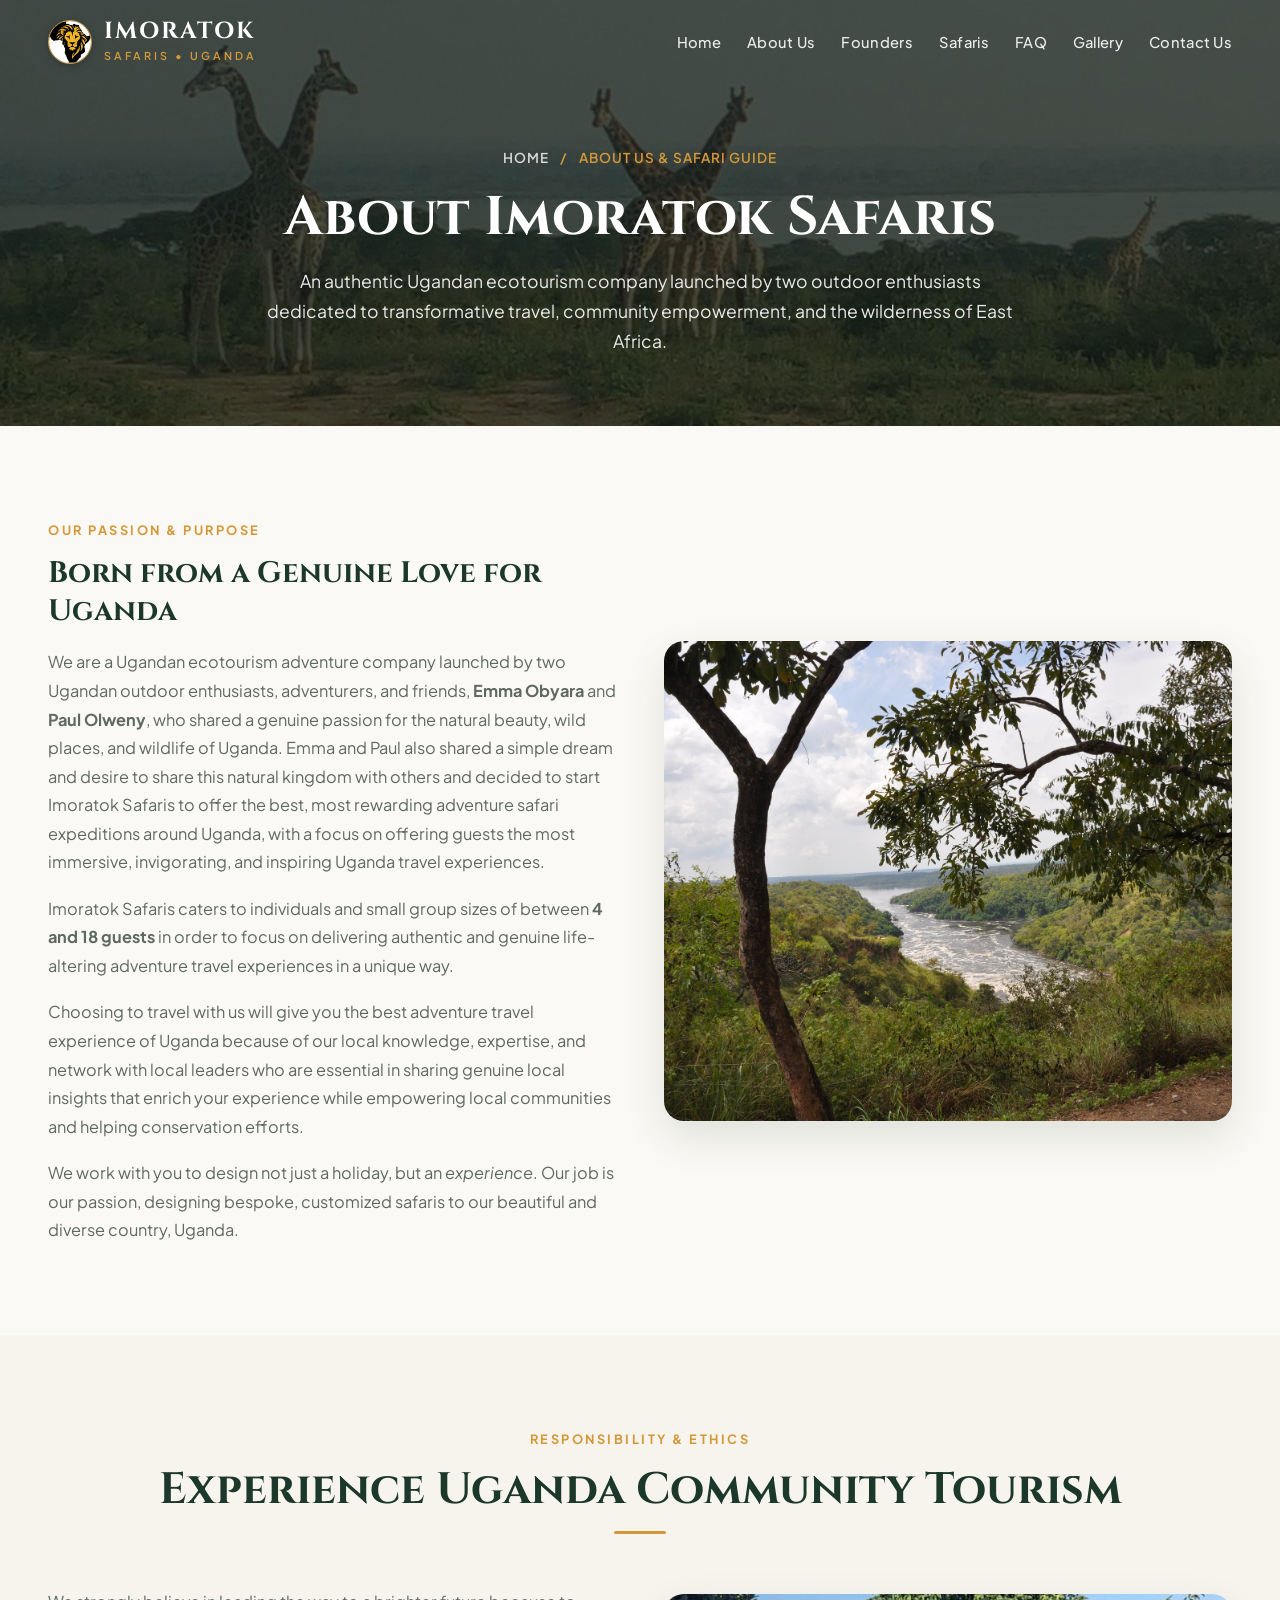
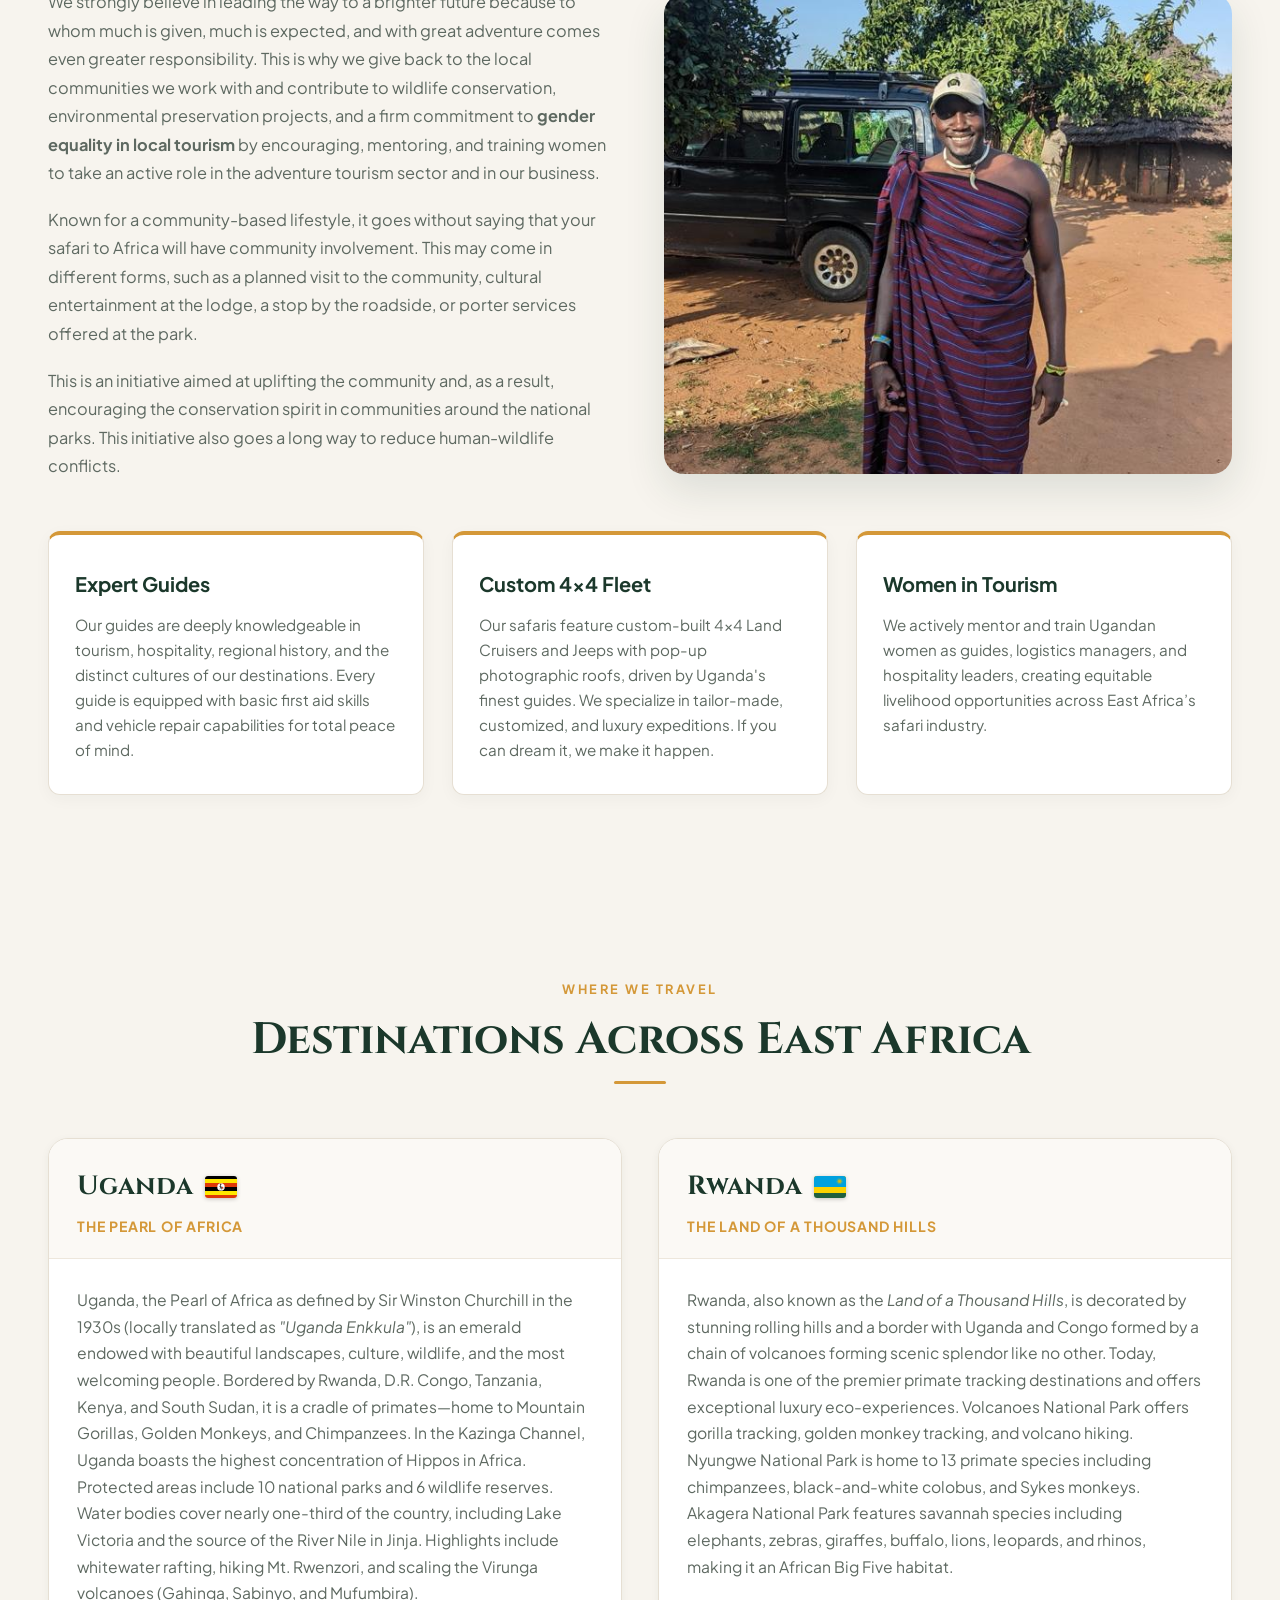
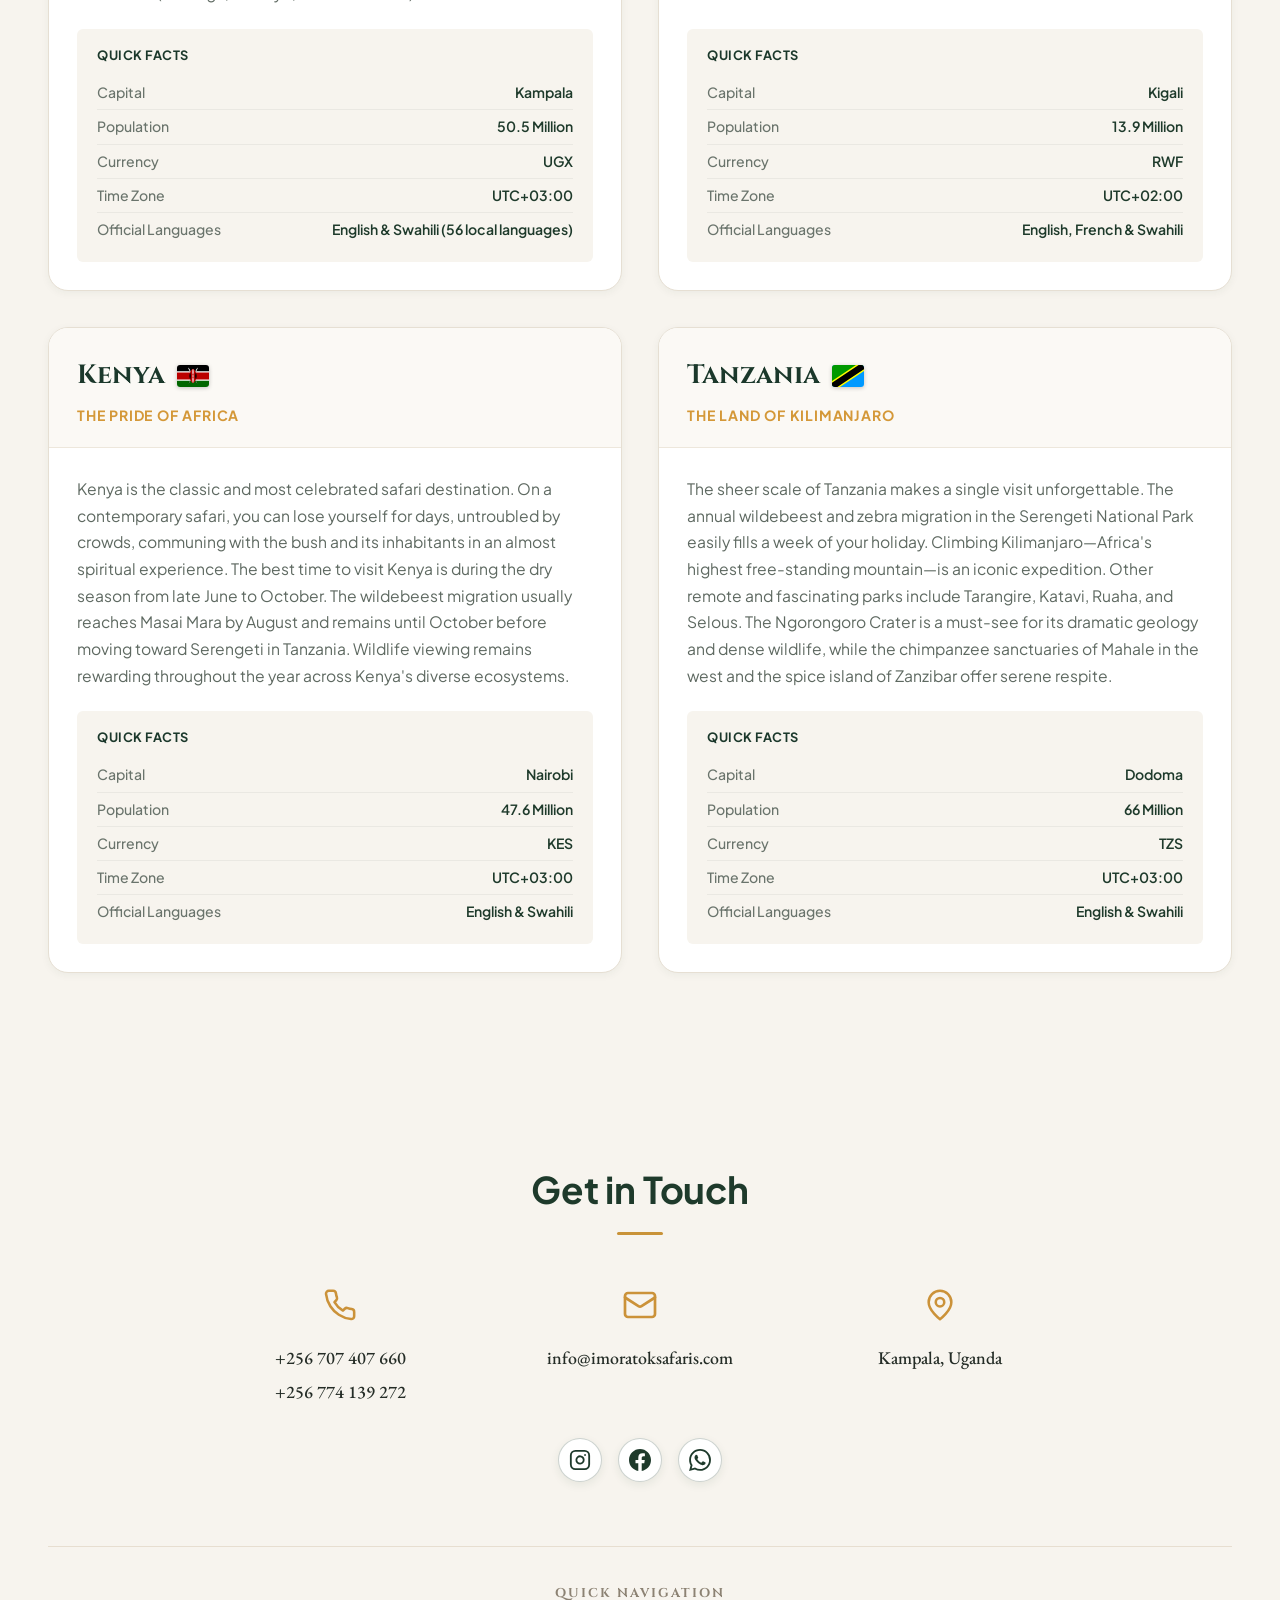
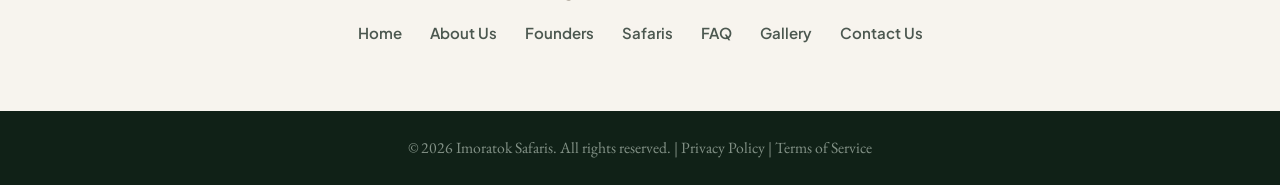
<file: about.html>
<!DOCTYPE html>
<html lang="en">

<head>
  <meta charset="UTF-8">
  <meta name="viewport" content="width=device-width, initial-scale=1.0">
  <title>About Us &amp; Native Safari Guides | Imoratok Safaris</title>
  <meta name="description"
    content="Learn about Imoratok Safaris, our community ecotourism mission, experienced guides, and read our comprehensive East Africa safari & gorilla trekking guide.">
  <meta name="keywords"
    content="About Imoratok Safaris, Uganda Safari Guide, Gorilla Trekking FAQ, Emma Obyara, Paul Olweny, East Africa Ecotourism">
  <link rel="canonical" href="https://imoratoksafaris.com/about.html">
  <link rel="icon" type="image/svg+xml" href="images/favicon.svg">
  <link rel="icon" type="image/png" sizes="32x32" href="images/favicon-32x32.png">
  <link rel="icon" type="image/png" sizes="16x16" href="images/favicon-16x16.png">
  <link rel="apple-touch-icon" sizes="180x180" href="images/apple-touch-icon.png">

  <!-- Open Graph / Meta -->
  <meta property="og:title" content="About Us &amp; Native Safari Leaders | Imoratok Safaris">
  <meta property="og:description"
    content="Discover our story, community-rooted conservation ethics, and complete gorilla tracking FAQ.">
  <meta property="og:type" content="website">
  <meta property="og:url" content="https://imoratoksafaris.com/about.html">
  <meta property="og:image" content="https://imoratoksafaris.com/images/Falls%20View.jpeg">

  <!-- Google Fonts: Cinzel & Plus Jakarta Sans & EB Garamond -->
  <link rel="preconnect" href="https://fonts.googleapis.com">
  <link rel="preconnect" href="https://fonts.gstatic.com" crossorigin>
  <link
    href="https://fonts.googleapis.com/css2?family=Cinzel:wght@600;700;800&family=EB+Garamond:ital,wght@0,400;0,500;0,600;1,400&family=Plus+Jakarta+Sans:wght@400;500;600;700&display=swap"
    rel="stylesheet">

  <!-- Main Stylesheet -->
  <link rel="stylesheet" href="css/style.css">

  <!-- Structured Data: AboutPage & Person Schema -->
  <script type="application/ld+json">
  {
    "@context": "https://schema.org",
    "@type": "AboutPage",
    "mainEntity": {
      "@type": "TravelAgency",
      "name": "Imoratok Safaris",
      "foundingDate": "2020",
      "founders": [
        {
          "@type": "Person",
          "name": "Emmanuel Obyara",
          "jobTitle": "Co-Founder & Lead Guide",
          "knowsAbout": ["Wildlife Tracking", "Gorilla Conservation", "East African Ornithology"]
        },
        {
          "@type": "Person",
          "name": "Paul Olweny",
          "jobTitle": "Co-Founder & Operations & Marketing Director",
          "knowsAbout": ["Safari Logistics", "Community Tourism", "Guest Hospitality"]
        }
      ]
    }
  }
  </script>
</head>

<body>

  <!-- ==========================================================================
       Header & Navigation
       ========================================================================== -->
  <header class="site-header scrolled" role="banner">
    <div class="container header-container">
      <!-- Left: Brand Logo -->
      <a href="index.html" class="brand-logo" aria-label="Imoratok Safaris Homepage">
        <img src="images/logo-badge.png" alt="Imoratok Safaris Emblem" class="brand-logo-badge" width="44" height="44">
        <div class="brand-text">
          <span class="brand-title">IMORATOK</span>
          <span class="brand-subtitle">Safaris • Uganda</span>
        </div>
      </a>

      <!-- Mobile Hamburger Toggle -->
      <button class="mobile-toggle" aria-label="Toggle navigation menu" aria-expanded="false"
        aria-controls="primaryNav">
        <span class="hamburger-line"></span>
        <span class="hamburger-line"></span>
        <span class="hamburger-line"></span>
      </button>

      <!-- Right-Aligned Navigation Items -->
      <nav class="nav-wrapper" id="primaryNav" role="navigation" aria-label="Primary Navigation">
        <ul class="nav-links">
          <li><a href="index.html" class="nav-link">Home</a></li>
          <li><a href="index.html#story" class="nav-link">About Us</a></li>
          <li><a href="index.html#founders" class="nav-link">Founders</a></li>
          <li><a href="index.html#safaris" class="nav-link">Safaris</a></li>
          <li><a href="faq.html" class="nav-link">FAQ</a></li>
          <li><a href="gallery.html" class="nav-link">Gallery</a></li>
          <li><a href="index.html#inquire" class="nav-link">Contact Us</a></li>
        </ul>
      </nav>
    </div>
  </header>

  <!-- ==========================================================================
       Page Hero
       ========================================================================== -->
  <section class="page-hero about-hero">
    <div class="container">
      <div class="breadcrumbs">
        <a href="index.html">Home</a> &nbsp;/&nbsp; <span>About Us &amp; Safari Guide</span>
      </div>
      <h1 class="page-title">About Imoratok Safaris</h1>
      <p class="page-subtitle">
        An authentic Ugandan ecotourism company launched by two outdoor enthusiasts dedicated to transformative travel,
        community empowerment, and the wilderness of East Africa.
      </p>
    </div>
  </section>

  <!-- ==========================================================================
       About Us: Detailed Vision
       ========================================================================== -->
  <section class="about-content-section">
    <div class="container">
      <div class="about-grid-2">
        <div class="about-text-block">
          <span class="section-tag">Our Passion &amp; Purpose</span>
          <h3>Born from a Genuine Love for Uganda</h3>
          <p>
            We are a Ugandan ecotourism adventure company launched by two Ugandan outdoor enthusiasts, adventurers, and
            friends, <strong>Emma Obyara</strong> and <strong>Paul Olweny</strong>, who shared a genuine passion for the
            natural beauty, wild places, and wildlife of Uganda. Emma and Paul also shared a simple dream and desire to
            share this natural kingdom with others and decided to start Imoratok Safaris to offer the best, most
            rewarding adventure safari expeditions around Uganda, with a focus on offering guests the most immersive,
            invigorating, and inspiring Uganda travel experiences.
          </p>
          <p>
            Imoratok Safaris caters to individuals and small group sizes of between <strong>4 and 18 guests</strong> in
            order to focus on delivering authentic and genuine life-altering adventure travel experiences in a unique
            way.
          </p>
          <p>
            Choosing to travel with us will give you the best adventure travel experience of Uganda because of our local
            knowledge, expertise, and network with local leaders who are essential in sharing genuine local insights
            that enrich your experience while empowering local communities and helping conservation efforts.
          </p>
          <p>
            We work with you to design not just a holiday, but an <em>experience</em>. Our job is our passion, designing
            bespoke, customized safaris to our beautiful and diverse country, Uganda.
          </p>
        </div>

        <div class="story-visual">
          <img width="4288" height="2848" src="images/Falls/River3.jpg" alt="River Nile Rapids and Landscape in Uganda" class="story-img-main" loading="lazy">
        </div>
      </div>
    </div>
  </section>

  <!-- ==========================================================================
       Community Tourism & Stewardship
       ========================================================================== -->
  <section class="about-content-section alt-bg">
    <div class="container">
      <div class="section-header">
        <span class="section-tag">Responsibility &amp; Ethics</span>
        <h2 class="section-title">Experience Uganda Community Tourism</h2>
        <div class="section-line"></div>
      </div>

      <div class="about-grid-2" style="align-items: center; margin-bottom: 50px;">
        <div class="about-text-block">
          <p>
            We strongly believe in leading the way to a brighter future because to whom much is given, much is expected,
            and with great adventure comes even greater responsibility. This is why we give back to the local
            communities we work with and contribute to wildlife conservation, environmental preservation projects, and a
            firm commitment to <strong>gender equality in local tourism</strong> by encouraging, mentoring, and
            training women to take an active role in the adventure tourism sector and in our business.
          </p>
          <p>
            Known for a community-based lifestyle, it goes without saying that your safari to Africa will have community
            involvement. This may come in different forms, such as a planned visit to the community, cultural
            entertainment at the lodge, a stop by the roadside, or porter services offered at the park.
          </p>
          <p>
            This is an initiative aimed at uplifting the community and, as a result, encouraging the conservation spirit
            in communities around the national parks. This initiative also goes a long way to reduce human-wildlife
            conflicts.
          </p>
        </div>

        <div class="story-visual">
          <img width="1080" height="1080" src="images/Team/Cultural-Emma.jpeg" alt="Community Cultural Partnership and Lead Guide Emmanuel Obyara" class="story-img-main" loading="lazy">
        </div>
      </div>

      <!-- Feature Pillars -->
      <div class="feature-cards-grid">
        <div class="feature-box">
          <h4>Expert Guides</h4>
          <p>
            Our guides are deeply knowledgeable in tourism, hospitality, regional history, and the distinct cultures of
            our destinations. Every guide is equipped with basic first aid skills and vehicle repair capabilities for
            total peace of mind.
          </p>
        </div>

        <div class="feature-box">
          <h4>Custom 4x4 Fleet</h4>
          <p>
            Our safaris feature custom-built 4x4 Land Cruisers and Jeeps with pop-up photographic roofs, driven by
            Uganda's finest guides. We specialize in tailor-made, customized, and luxury expeditions. If you can dream
            it, we make it happen.
          </p>
        </div>

        <div class="feature-box">
          <h4>Women in Tourism</h4>
          <p>
            We actively mentor and train Ugandan women as guides, logistics managers, and hospitality leaders, creating
            equitable livelihood opportunities across East Africa’s safari industry.
          </p>
        </div>
      </div>
    </div>
  </section>

  <!-- ==========================================================================
       Where We Travel: East Africa Destination Profiles
       ========================================================================== -->
  <section class="about-content-section alt-bg" id="destinations">
    <div class="container">
      <div class="section-header">
        <span class="section-tag">Where We Travel</span>
        <h2 class="section-title">Destinations Across East Africa</h2>
        <div class="section-line"></div>
      </div>

      <div class="destinations-grid">
        <!-- Destination 1: Uganda -->
        <article class="country-card">
          <div class="country-card-header">
            <h3 class="country-title">Uganda <img width="32" height="22" src="images/ug.svg" alt="Uganda Flag" class="country-flag-svg"></h3>
            <span class="country-tag">The Pearl of Africa</span>
          </div>
          <div class="country-card-body">
            <p class="country-desc">
              Uganda, the Pearl of Africa as defined by Sir Winston Churchill in the 1930s (locally translated as
              <em>"Uganda Enkkula"</em>), is an emerald endowed with beautiful landscapes, culture, wildlife, and the
              most welcoming people. Bordered by Rwanda, D.R. Congo, Tanzania, Kenya, and South Sudan, it is a cradle of
              primates—home to Mountain Gorillas, Golden Monkeys, and Chimpanzees. In the Kazinga Channel, Uganda boasts
              the highest concentration of Hippos in Africa. Protected areas include 10 national parks and 6 wildlife
              reserves. Water bodies cover nearly one-third of the country, including Lake Victoria and the source of the
              River Nile in Jinja. Highlights include whitewater rafting, hiking Mt. Rwenzori, and scaling the Virunga
              volcanoes (Gahinga, Sabinyo, and Mufumbira).
            </p>
            <div class="country-facts">
              <div class="country-facts-title">Quick Facts</div>
              <div class="facts-row"><span class="facts-label">Capital</span><span class="facts-val">Kampala</span></div>
              <div class="facts-row"><span class="facts-label">Population</span><span class="facts-val">50.5 Million</span></div>
              <div class="facts-row"><span class="facts-label">Currency</span><span class="facts-val">UGX</span></div>
              <div class="facts-row"><span class="facts-label">Time Zone</span><span class="facts-val">UTC+03:00</span></div>
              <div class="facts-row"><span class="facts-label">Official Languages</span><span class="facts-val">English &amp; Swahili (56 local languages)</span></div>
            </div>
          </div>
        </article>

        <!-- Destination 2: Rwanda -->
        <article class="country-card">
          <div class="country-card-header">
            <h3 class="country-title">Rwanda <img width="32" height="22" src="images/rw.svg" alt="Rwanda Flag" class="country-flag-svg"></h3>
            <span class="country-tag">The Land of a Thousand Hills</span>
          </div>
          <div class="country-card-body">
            <p class="country-desc">
              Rwanda, also known as the <em>Land of a Thousand Hills</em>, is decorated by stunning rolling hills and a
              border with Uganda and Congo formed by a chain of volcanoes forming scenic splendor like no other. Today,
              Rwanda is one of the premier primate tracking destinations and offers exceptional luxury eco-experiences.
              Volcanoes National Park offers gorilla tracking, golden monkey tracking, and volcano hiking. Nyungwe
              National Park is home to 13 primate species including chimpanzees, black-and-white colobus, and Sykes
              monkeys. Akagera National Park features savannah species including elephants, zebras, giraffes, buffalo,
              lions, leopards, and rhinos, making it an African Big Five habitat.
            </p>
            <div class="country-facts">
              <div class="country-facts-title">Quick Facts</div>
              <div class="facts-row"><span class="facts-label">Capital</span><span class="facts-val">Kigali</span></div>
              <div class="facts-row"><span class="facts-label">Population</span><span class="facts-val">13.9 Million</span></div>
              <div class="facts-row"><span class="facts-label">Currency</span><span class="facts-val">RWF</span></div>
              <div class="facts-row"><span class="facts-label">Time Zone</span><span class="facts-val">UTC+02:00</span></div>
              <div class="facts-row"><span class="facts-label">Official Languages</span><span class="facts-val">English, French &amp; Swahili</span></div>
            </div>
          </div>
        </article>

        <!-- Destination 3: Kenya -->
        <article class="country-card">
          <div class="country-card-header">
            <h3 class="country-title">Kenya <img width="32" height="22" src="images/ke.svg" alt="Kenya Flag" class="country-flag-svg"></h3>
            <span class="country-tag">The Pride of Africa</span>
          </div>
          <div class="country-card-body">
            <p class="country-desc">
              Kenya is the classic and most celebrated safari destination. On a contemporary safari, you can lose yourself
              for days, untroubled by crowds, communing with the bush and its inhabitants in an almost spiritual
              experience. The best time to visit Kenya is during the dry season from late June to October. The wildebeest
              migration usually reaches Masai Mara by August and remains until October before moving toward Serengeti in
              Tanzania. Wildlife viewing remains rewarding throughout the year across Kenya's diverse ecosystems.
            </p>
            <div class="country-facts">
              <div class="country-facts-title">Quick Facts</div>
              <div class="facts-row"><span class="facts-label">Capital</span><span class="facts-val">Nairobi</span></div>
              <div class="facts-row"><span class="facts-label">Population</span><span class="facts-val">47.6 Million</span></div>
              <div class="facts-row"><span class="facts-label">Currency</span><span class="facts-val">KES</span></div>
              <div class="facts-row"><span class="facts-label">Time Zone</span><span class="facts-val">UTC+03:00</span></div>
              <div class="facts-row"><span class="facts-label">Official Languages</span><span class="facts-val">English &amp; Swahili</span></div>
            </div>
          </div>
        </article>

        <!-- Destination 4: Tanzania -->
        <article class="country-card">
          <div class="country-card-header">
            <h3 class="country-title">Tanzania <img width="32" height="22" src="images/tz.svg" alt="Tanzania Flag" class="country-flag-svg"></h3>
            <span class="country-tag">The Land of Kilimanjaro</span>
          </div>
          <div class="country-card-body">
            <p class="country-desc">
              The sheer scale of Tanzania makes a single visit unforgettable. The annual wildebeest and zebra migration
              in the Serengeti National Park easily fills a week of your holiday. Climbing Kilimanjaro—Africa's highest
              free-standing mountain—is an iconic expedition. Other remote and fascinating parks include Tarangire,
              Katavi, Ruaha, and Selous. The Ngorongoro Crater is a must-see for its dramatic geology and dense wildlife,
              while the chimpanzee sanctuaries of Mahale in the west and the spice island of Zanzibar offer serene
              respite.
            </p>
            <div class="country-facts">
              <div class="country-facts-title">Quick Facts</div>
              <div class="facts-row"><span class="facts-label">Capital</span><span class="facts-val">Dodoma</span></div>
              <div class="facts-row"><span class="facts-label">Population</span><span class="facts-val">66 Million</span></div>
              <div class="facts-row"><span class="facts-label">Currency</span><span class="facts-val">TZS</span></div>
              <div class="facts-row"><span class="facts-label">Time Zone</span><span class="facts-val">UTC+03:00</span></div>
              <div class="facts-row"><span class="facts-label">Official Languages</span><span class="facts-val">English &amp; Swahili</span></div>
            </div>
          </div>
        </article>
      </div>
    </div>
  </section>

  <!-- ==========================================================================
       Get in Touch & Footer
       ========================================================================== -->
  <footer class="site-footer-wrapper" id="contact">
    <div class="contact-banner">
      <div class="container">
        <div class="contact-banner-header">
          <h2 class="contact-banner-title">Get in Touch</h2>
          <div class="contact-banner-line"></div>
        </div>

        <div class="contact-banner-grid">
          <!-- Phone Column -->
          <div class="contact-item">
            <div class="contact-item-icon">
              <svg width="34" height="34" viewBox="0 0 24 24" fill="none" stroke="#cb9239" stroke-width="1.8"
                stroke-linecap="round" stroke-linejoin="round">
                <path
                  d="M22 16.92v3a2 2 0 0 1-2.18 2 19.79 19.79 0 0 1-8.63-3.07 19.5 19.5 0 0 1-6-6 19.79 19.79 0 0 1-3.07-8.67A2 2 0 0 1 4.11 2h3a2 2 0 0 1 2 1.72 12.84 12.84 0 0 0 .7 2.81 2 2 0 0 1-.45 2.11L8.09 9.91a16 16 0 0 0 6 6l1.27-1.27a2 2 0 0 1 2.11-.45 12.84 12.84 0 0 0 2.81.7A2 2 0 0 1 22 16.92z" />
              </svg>
            </div>
            <div class="contact-item-text">
              <a href="tel:+256707407660">+256 707 407 660</a>
              <a href="tel:+256774139272">+256 774 139 272</a>
            </div>
          </div>

          <!-- Email Column -->
          <div class="contact-item">
            <div class="contact-item-icon">
              <svg width="36" height="36" viewBox="0 0 24 24" fill="none" stroke="#cb9239" stroke-width="1.8"
                stroke-linecap="round" stroke-linejoin="round">
                <rect width="20" height="16" x="2" y="4" rx="2" />
                <path d="m22 7-8.97 5.7a1.94 1.94 0 0 1-2.06 0L2 7" />
              </svg>
            </div>
            <div class="contact-item-text">
              <a href="mailto:info@imoratoksafaris.com">info@imoratoksafaris.com</a>
            </div>
          </div>

          <!-- Location Column -->
          <div class="contact-item">
            <div class="contact-item-icon">
              <svg width="34" height="34" viewBox="0 0 24 24" fill="none" stroke="#cb9239" stroke-width="1.8"
                stroke-linecap="round" stroke-linejoin="round">
                <path d="M20 10c0 6-8 12-8 12s-8-6-8-12a8 8 0 0 1 16 0Z" />
                <circle cx="12" cy="10" r="3" />
              </svg>
            </div>
            <div class="contact-item-text">
              <span>Kampala, Uganda</span>
            </div>
          </div>
        </div>

        <!-- Social Profiles (Instagram, Facebook, WhatsApp) -->
        <div style="display: flex; justify-content: center; margin-top: 32px; gap: 16px;">
          <a href="https://www.instagram.com/imoratoksafaris" target="_blank" rel="noopener" class="social-link" aria-label="Instagram">
            <svg width="20" height="20" viewBox="0 0 24 24" fill="none" stroke="currentColor" stroke-width="2" stroke-linecap="round" stroke-linejoin="round">
              <rect x="2" y="2" width="20" height="20" rx="5" ry="5"/>
              <path d="M16 11.37A4 4 0 1 1 12.63 8 4 4 0 0 1 16 11.37z"/>
              <line x1="17.5" y1="6.5" x2="17.51" y2="6.5"/>
            </svg>
          </a>
          <a href="https://www.facebook.com/imoratoksafaris" target="_blank" rel="noopener" class="social-link" aria-label="Facebook">
            <svg width="20" height="20" viewBox="0 0 24 24" fill="currentColor">
              <path d="M24 12.073c0-6.627-5.373-12-12-12s-12 5.373-12 12c0 5.99 4.388 10.954 10.125 11.854v-8.385H7.078v-3.47h3.047V9.43c0-3.007 1.792-4.669 4.533-4.669 1.312 0 2.686.235 2.686.235v2.953H15.83c-1.491 0-1.956.925-1.956 1.874v2.25h3.328l-.532 3.47h-2.796v8.385C19.612 23.027 24 18.062 24 12.073z"/>
            </svg>
          </a>
          <a href="https://wa.me/256707407660" target="_blank" rel="noopener" class="social-link" aria-label="WhatsApp">
            <svg width="20" height="20" viewBox="0 0 24 24" fill="currentColor">
              <path d="M17.472 14.382c-.297-.149-1.758-.867-2.03-.967-.273-.099-.471-.148-.67.15-.197.297-.767.966-.94 1.164-.173.199-.347.223-.644.075-.297-.15-1.255-.463-2.39-1.475-.883-.788-1.48-1.761-1.653-2.059-.173-.297-.018-.458.13-.606.134-.133.298-.347.446-.52.149-.174.198-.298.298-.497.099-.198.05-.371-.025-.52-.075-.149-.669-1.612-.916-2.207-.242-.579-.487-.5-.669-.51-.173-.008-.371-.01-.57-.01-.198 0-.52.074-.792.372-.272.297-1.04 1.016-1.04 2.479 0 1.462 1.065 2.875 1.213 3.074.149.198 2.096 3.2 5.077 4.487.709.306 1.262.489 1.694.625.712.227 1.36.195 1.871.118.571-.085 1.758-.719 2.006-1.413.248-.694.248-1.289.173-1.413-.074-.124-.272-.198-.57-.347m-5.421 7.403h-.004a9.87 9.87 0 01-5.031-1.378l-.361-.214-3.741.982.998-3.648-.235-.374a9.86 9.86 0 01-1.51-5.26c.001-5.45 4.436-9.884 9.888-9.884 2.64 0 5.122 1.03 6.988 2.898a9.825 9.825 0 012.893 6.994c-.003 5.45-4.437 9.884-9.885 9.884m8.413-18.297A11.815 11.815 0 0012.05 0C5.495 0 .16 5.335.157 11.892c0 2.096.547 4.142 1.588 5.945L.057 24l6.305-1.654a11.882 11.882 0 005.683 1.448h.005c6.554 0 11.89-5.335 11.893-11.893a11.821 11.821 0 00-3.48-8.413z"/>
            </svg>
          </a>
        </div>

        <!-- Quick Navigation -->
        <div class="footer-quick-nav">
          <span class="quick-nav-label">Quick Navigation</span>
          <ul class="quick-nav-links">
            <li><a href="index.html">Home</a></li>
            <li><a href="index.html#story">About Us</a></li>
            <li><a href="index.html#founders">Founders</a></li>
            <li><a href="index.html#safaris">Safaris</a></li>
            <li><a href="faq.html">FAQ</a></li>
            <li><a href="gallery.html">Gallery</a></li>
            <li><a href="index.html#inquire">Contact Us</a></li>
          </ul>
        </div>
      </div>
    </div>

    <!-- Dark Bottom Bar -->
    <div class="footer-bottom-bar">
      <div class="container">
        <p class="copyright-text">&copy; <span id="currentYear"></span> Imoratok Safaris. All rights reserved. | <a href="privacy.html">Privacy Policy</a> | <a href="terms.html">Terms of Service</a></p>
      </div>
    </div>
  </footer>

  <!-- Main JavaScript File -->
  <script src="js/main.js"></script>
</body>

</html>
</file>
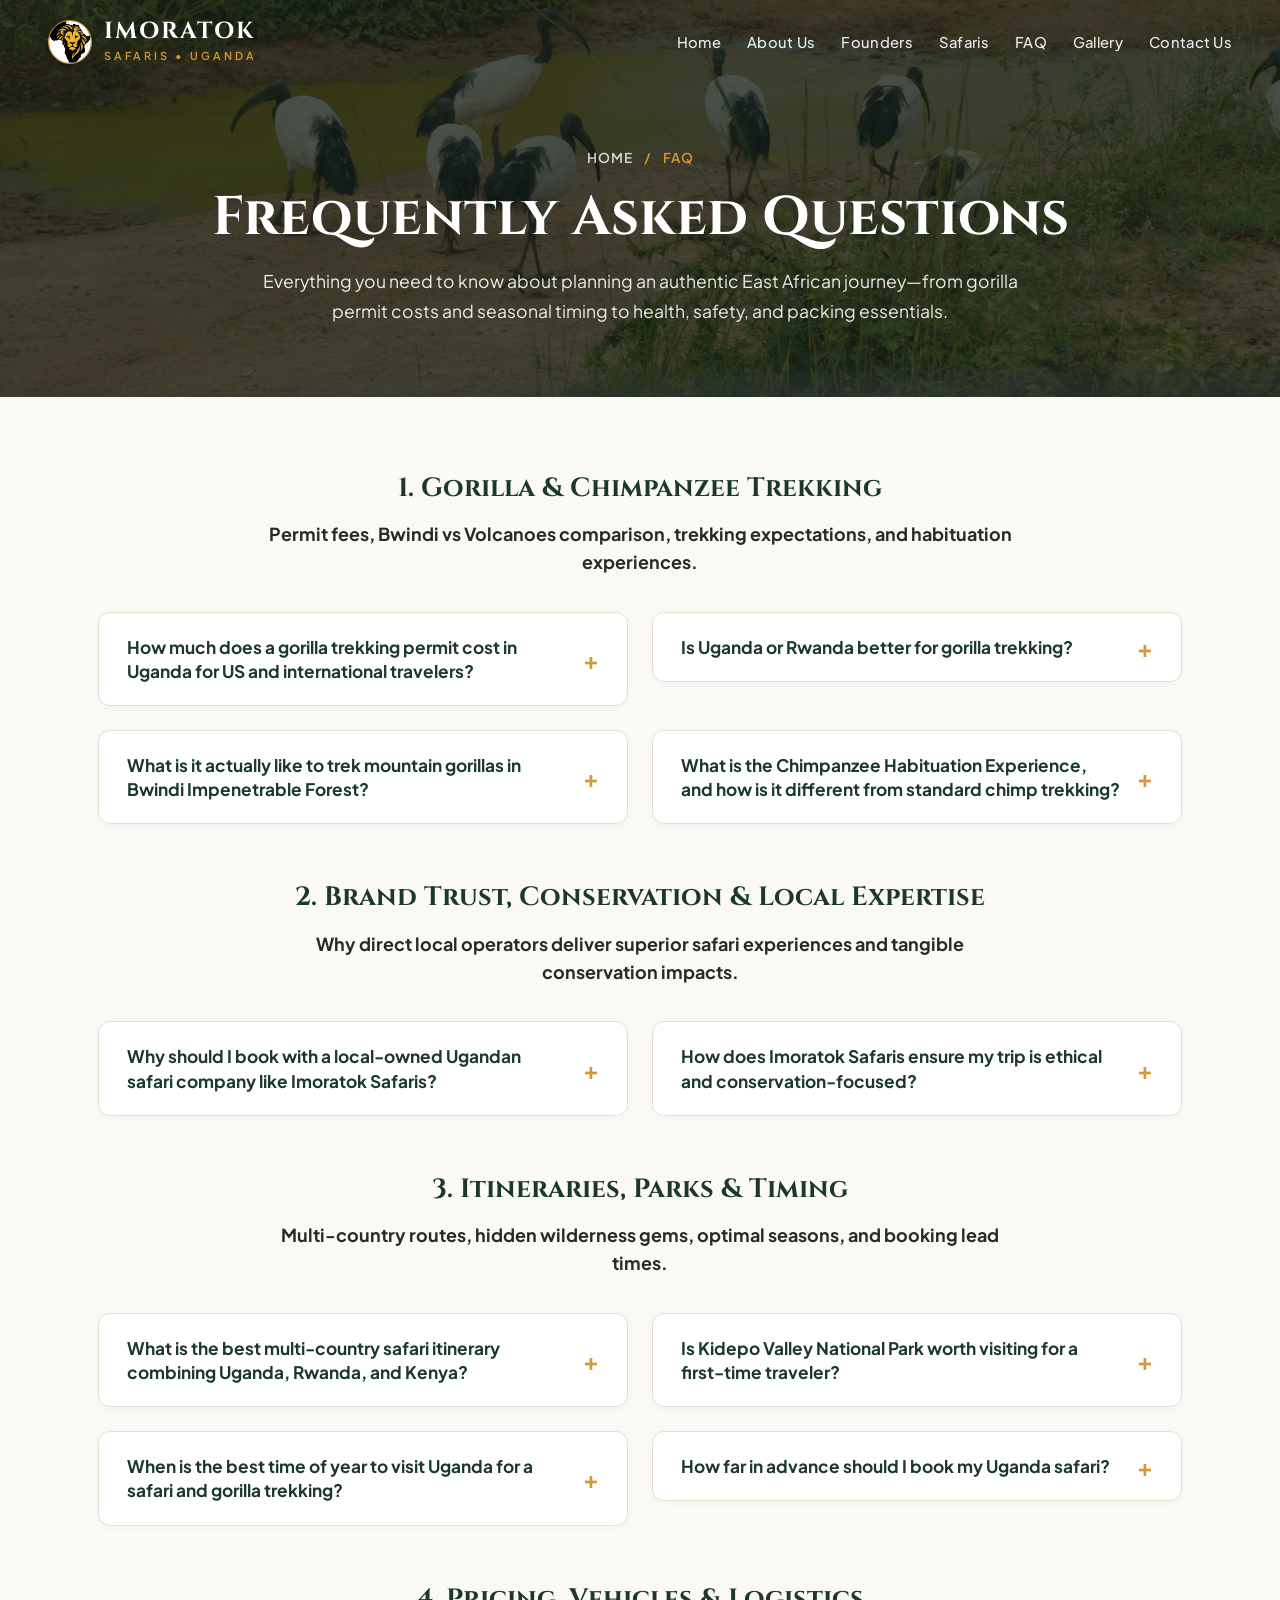
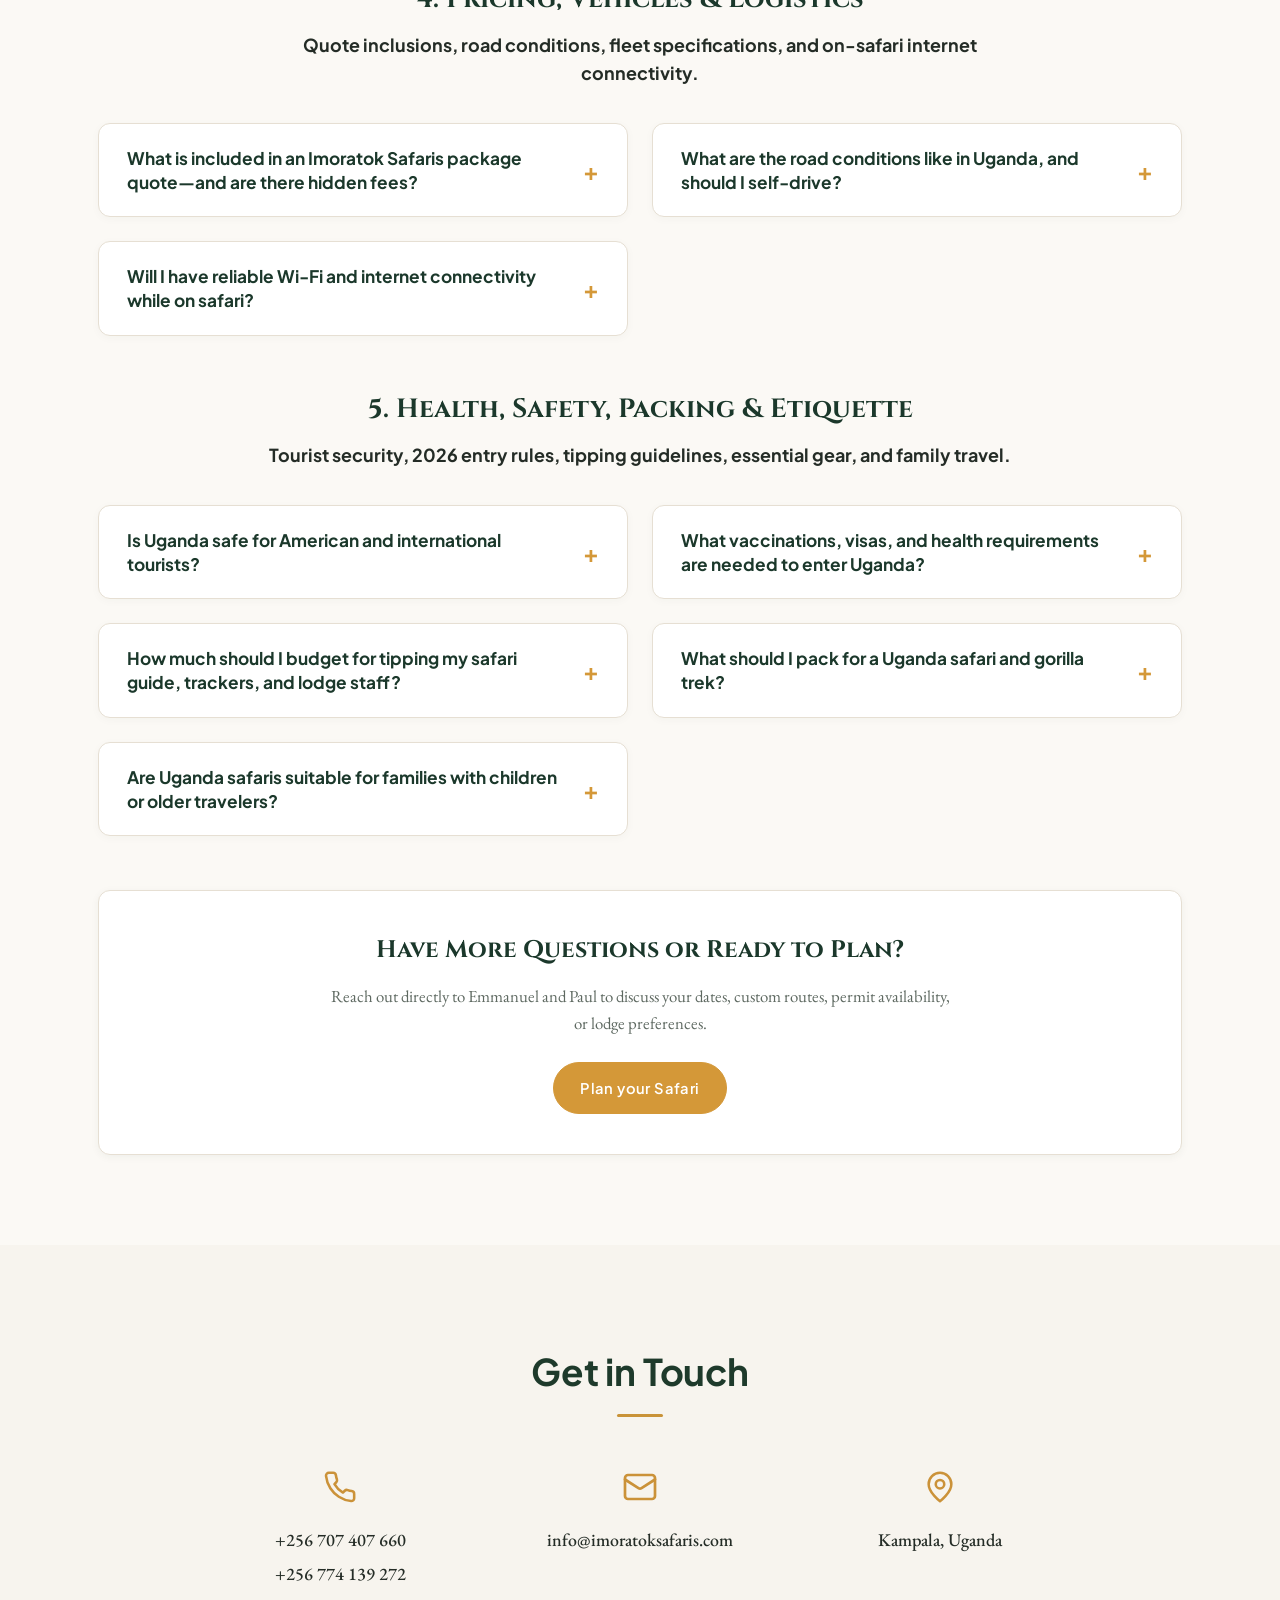
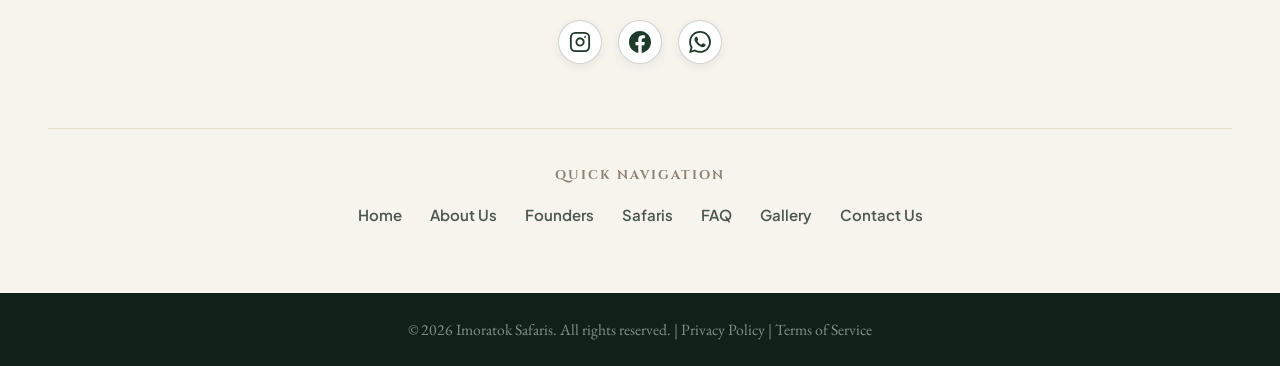
<file: faq.html>
<!DOCTYPE html>
<html lang="en">

<head>
  <meta charset="UTF-8">
  <meta name="viewport" content="width=device-width, initial-scale=1.0">
  <title>Frequently Asked Safari Questions | Imoratok Safaris Uganda</title>
  <meta name="description"
    content="Comprehensive answers to top Uganda safari questions: gorilla permit costs ($800 vs Rwanda), chimpanzee habituation, seasonal timing, packing tips, and health guidelines.">
  <meta name="keywords"
    content="Uganda Safari FAQ, Gorilla Trekking Cost, Bwindi Gorilla Permit, Uganda vs Rwanda Gorilla Trek, Best Time for Uganda Safari, Imoratok Safaris Guide">
  <link rel="canonical" href="https://imoratoksafaris.com/faq.html">
  <link rel="icon" type="image/svg+xml" href="images/favicon.svg">
  <link rel="icon" type="image/png" sizes="32x32" href="images/favicon-32x32.png">
  <link rel="icon" type="image/png" sizes="16x16" href="images/favicon-16x16.png">
  <link rel="apple-touch-icon" sizes="180x180" href="images/apple-touch-icon.png">

  <!-- Open Graph / Meta -->
  <meta property="og:title" content="Frequently Asked Safari Questions | Imoratok Safaris">
  <meta property="og:description"
    content="Answers to top high-intent questions on gorilla permits, safari timing, health requirements, and East Africa travel.">
  <meta property="og:type" content="website">
  <meta property="og:url" content="https://imoratoksafaris.com/faq.html">
  <meta property="og:image" content="https://imoratoksafaris.com/images/Falls%20View.jpeg">

  <!-- Google Fonts: Cinzel & Plus Jakarta Sans & EB Garamond -->
  <link rel="preconnect" href="https://fonts.googleapis.com">
  <link rel="preconnect" href="https://fonts.gstatic.com" crossorigin>
  <link
    href="https://fonts.googleapis.com/css2?family=Cinzel:wght@600;700;800&family=EB+Garamond:ital,wght@0,400;0,500;0,600;1,400&family=Plus+Jakarta+Sans:wght@400;500;600;700&display=swap"
    rel="stylesheet">

  <!-- Main Stylesheet -->
  <link rel="stylesheet" href="css/style.css">

  <!-- JSON-LD Structured Data: FAQPage Schema -->
  <script type="application/ld+json">
  {
    "@context": "https://schema.org",
    "@type": "FAQPage",
    "mainEntity": [
      {
        "@type": "Question",
        "name": "How much does a gorilla trekking permit cost in Uganda for US and international travelers?",
        "acceptedAnswer": {
          "@type": "Answer",
          "text": "For foreign non-residents (including US, UK, Canadian, and EU travelers), a standard Uganda gorilla trekking permit costs $800 USD per person. During Uganda Wildlife Authority (UWA) promotional low-season months (April, May, and November), permits are discounted to $600 USD per person. Your permit guarantees one full hour with a habituated mountain gorilla family in Bwindi Impenetrable or Mgahinga Gorilla National Park, including park entry fees and armed ranger guides for the trek."
        }
      },
      {
        "@type": "Question",
        "name": "Is Uganda or Rwanda better for gorilla trekking?",
        "acceptedAnswer": {
          "@type": "Answer",
          "text": "Uganda offers significantly better value and biodiversity for most travelers. A Uganda gorilla permit is $800 USD compared to $1,500 USD in Rwanda—a $700 per-person savings that allows you to upgrade your lodges or extend your safari. While Rwanda’s Volcanoes National Park offers shorter transfers from Kigali (2.5 hours), Uganda’s Bwindi Impenetrable Forest protects nearly half of the world’s remaining mountain gorillas, offers the exclusive 4-hour Gorilla Habituation Experience, and pairs seamlessly with classic Big Five savannah safaris."
        }
      },
      {
        "@type": "Question",
        "name": "What is it actually like to trek mountain gorillas in Bwindi Impenetrable Forest?",
        "acceptedAnswer": {
          "@type": "Answer",
          "text": "Your day begins with a 7:30 AM briefing at the park headquarters before setting off into Bwindi’s mist-covered rainforest with an armed UWA ranger and expert trackers. Treks last anywhere from 2 to 6 hours across steep, muddy, and untamed mountain slopes at elevations between 1,160m and 2,607m. Once your trackers locate the gorilla family, you spend a magical, uninterrupted 60 minutes observing silverbacks, mothers, and juveniles just meters away. Hiring a local porter ($15–$20 USD) is strongly recommended to carry your daypack and assist on steep terrain."
        }
      },
      {
        "@type": "Question",
        "name": "What is the Chimpanzee Habituation Experience, and how is it different from standard chimp trekking?",
        "acceptedAnswer": {
          "@type": "Answer",
          "text": "Standard chimpanzee trekking in Kibale Forest National Park gives you 1 hour with an already-habituated troop. The Chimpanzee Habituation Experience (CHEX) is a full-day immersive expedition where you accompany researchers and rangers from dawn until dusk—watching chimps wake up, de-nest, forage, patrol territory, and build new nests for the night. CHEX permits cost $300 USD per person and are limited to very small groups, making it ideal for photographers and primate enthusiasts."
        }
      },
      {
        "@type": "Question",
        "name": "Why should I book with a local-owned Ugandan safari company like Imoratok Safaris?",
        "acceptedAnswer": {
          "@type": "Answer",
          "text": "Booking directly with a local-owned Ugandan tour operator eliminates international middleman markups while giving you unmatched local intelligence. Our founder-led team and local Ugandan driver-guides possess deep cultural fluency, intimate knowledge of park micro-seasons, and direct relationships with lodge managers and UWA trackers. When you travel with Imoratok Safaris, you aren't handed off to a third-party subcontractor—you are hosted by locals invested in showcasing our homeland at the highest standard."
        }
      },
      {
        "@type": "Question",
        "name": "How does Imoratok Safaris ensure my trip is ethical and conservation-focused?",
        "acceptedAnswer": {
          "@type": "Answer",
          "text": "Conservation is the foundation of our operations. Every gorilla and chimpanzee permit you book directly funds Uganda Wildlife Authority anti-poaching patrols, veterinary interventions, and habitat protection. Furthermore, we intentionally partner with eco-conscious lodges, employ local community porters and guides, support community-run cultural enterprises around Bwindi and Kidepo, and enforce strict wildlife viewing distances to protect endangered species from stress and disease."
        }
      },
      {
        "@type": "Question",
        "name": "What is the best multi-country safari itinerary combining Uganda, Rwanda, and Kenya?",
        "acceptedAnswer": {
          "@type": "Answer",
          "text": "A 10 to 14-day East Africa circuit is the gold standard for combining primate trekking with the Great Migration. A seamless route begins in Nairobi, Kenya (3–4 nights in the Maasai Mara for classic Big Five game drives), followed by a regional flight to Entebbe, Uganda (2–3 nights in Kibale Forest for chimpanzees and Queen Elizabeth National Park for tree-climbing lions), driving south into Bwindi Impenetrable Forest for mountain gorilla trekking, and concluding with a scenic cross-border transfer to Kigali, Rwanda (with an optional second trek in Volcanoes National Park) for your international flight home."
        }
      },
      {
        "@type": "Question",
        "name": "Is Kidepo Valley National Park worth visiting for a first-time traveler?",
        "acceptedAnswer": {
          "@type": "Answer",
          "text": "Yes—if you want raw, crowd-free African wilderness. Located in Uganda’s remote northeastern corner bordering Kenya and South Sudan, Kidepo Valley is widely regarded as East Africa’s finest off-the-beaten-path savannah park. You will encounter massive buffalo herds, lions resting on granite kopjes, cheetahs, ostriches, and giraffes without another safari vehicle in sight. To avoid long 10-hour drives, Imoratok Safaris arranges short 2-hour scheduled bush flights from Entebbe straight into Kidepo."
        }
      },
      {
        "@type": "Question",
        "name": "When is the best time of year to visit Uganda for a safari and gorilla trekking?",
        "acceptedAnswer": {
          "@type": "Answer",
          "text": "Uganda is an exceptional year-round destination straddling the equator. Peak Dry Seasons (June–August and December–February) are best for clear savannah game viewing, easier hiking conditions in Bwindi, and minimal rainfall. Green and Shoulder Seasons (March–May and September–November) offer lush emerald landscapes ideal for photography, newborn wildlife, vibrant birdwatching, fewer crowds, and discounted $600 gorilla permits in April, May, and November."
        }
      },
      {
        "@type": "Question",
        "name": "How far in advance should I book my Uganda safari?",
        "acceptedAnswer": {
          "@type": "Answer",
          "text": "To secure prime lodge availability and your preferred gorilla trekking sector, we recommend booking 6 to 12 months in advance for peak travel months (June–September and December–February). Because UWA requires full upfront payment to lock in gorilla permits, early booking prevents last-minute accommodation compromises."
        }
      },
      {
        "@type": "Question",
        "name": "What is included in an Imoratok Safaris package quote—and are there hidden fees?",
        "acceptedAnswer": {
          "@type": "Answer",
          "text": "Unlike budget vehicle-only rentals that leave you paying surprise gate fees and fuel surcharges on the ground, our quotes are transparent and all-inclusive. Your package covers a private custom 4x4 Land Cruiser, a dedicated professional Ugandan driver-guide, all fuel, park entrance fees, scheduled boat cruises and game drives, full-board lodge accommodations, bottled drinking water in the vehicle, and pre-purchased gorilla and chimpanzee permits. International flights, visas, travel insurance, and personal tips are excluded."
        }
      },
      {
        "@type": "Question",
        "name": "What are the road conditions like in Uganda, and should I self-drive?",
        "acceptedAnswer": {
          "@type": "Answer",
          "text": "While main highways connecting major cities are paved and well-maintained, park access roads—particularly the mountainous tracks leading into Bwindi Impenetrable Forest—are unpaved, steep, and can become slick during rain showers. We strongly advise against self-driving. You will travel in a custom-built, pop-up roof 4x4 Toyota Land Cruiser driven by an experienced local guide who navigates rough terrain effortlessly while spotting wildlife you would otherwise miss."
        }
      },
      {
        "@type": "Question",
        "name": "Will I have reliable Wi-Fi and internet connectivity while on safari?",
        "acceptedAnswer": {
          "@type": "Answer",
          "text": "Most mid-range and luxury safari lodges provide complimentary Wi-Fi in main lounge and dining areas, though bandwidth can be limited in deep forest or remote savannah locations. If you need consistent connectivity on the road, your guide will assist you in purchasing and registering a local MTN or Airtel 4G/5G SIM card or eSIM upon arrival at Entebbe Airport."
        }
      },
      {
        "@type": "Question",
        "name": "Is Uganda safe for American and international tourists?",
        "acceptedAnswer": {
          "@type": "Answer",
          "text": "Yes. Uganda’s national parks, wildlife reserves, and tourism corridors are remarkably safe, stable, and welcoming to international visitors. All park activities are escorted by trained, armed Uganda Wildlife Authority rangers, and safari lodges maintain 24/7 on-site security. Your private Imoratok Safaris guide remains with you from airport pickup to departure, ensuring smooth, stress-free logistics throughout your journey."
        }
      },
      {
        "@type": "Question",
        "name": "What vaccinations, visas, and health requirements are needed to enter Uganda?",
        "acceptedAnswer": {
          "@type": "Answer",
          "text": "Most travelers (including US, UK, Canadian, and EU citizens) must apply online for a Uganda eVisa ($50 USD) or the East Africa Tourist Visa ($100 USD) covering Uganda, Kenya, and Rwanda prior to departure. As of October 2026, Uganda no longer requires proof of Yellow Fever vaccination as a mandatory entry document, though vaccination is strongly recommended by the CDC and WHO, and carrying your physical Yellow Card remains essential if combining your trip with Kenya, Tanzania, or Rwanda. Travelers should also consult a travel clinic regarding malaria prophylaxis and complete Uganda’s online traveler health declaration form before arrival."
        }
      },
      {
        "@type": "Question",
        "name": "How much should I budget for tipping my safari guide, trackers, and lodge staff?",
        "acceptedAnswer": {
          "@type": "Answer",
          "text": "Tipping is customary in Uganda and deeply appreciated as a direct reward for great service: Private Driver-Guide: $15 to $25 USD per day total from your travel party; Gorilla/Chimp Rangers & Trackers: $10 to $20 USD per trek group, split among the ranger team; Gorilla Trekking Porter: $15 to $20 USD per trek; Lodge Staff: $5 to $10 USD per day placed in the communal staff tip box. Bring crisp USD bills printed in 2013 or later, as older or torn bills are rejected by local banks."
        }
      },
      {
        "@type": "Question",
        "name": "What should I pack for a Uganda safari and gorilla trek?",
        "acceptedAnswer": {
          "@type": "Answer",
          "text": "Pack in a soft-sided duffel bag (under 15 kg / 33 lbs if taking domestic bush flights) and stick to neutral earth tones (khaki, olive, brown)—never pack camouflage clothing, as military prints are illegal for civilians in Uganda. Essentials include broken-in waterproof hiking boots, knee-high gaiters, lightweight long-sleeved shirts and trousers, gardening gloves (for gripping forest vines), a breathable rain jacket, surgical/KN95 face masks (mandatory when viewing primates), and a 200–400mm zoom camera lens without flash."
        }
      },
      {
        "@type": "Question",
        "name": "Are Uganda safaris suitable for families with children or older travelers?",
        "acceptedAnswer": {
          "@type": "Answer",
          "text": "Absolutely. Uganda is wonderful for multi-generational travel, with private vehicles allowing you to set a comfortable pace. Please note that Uganda Wildlife Authority enforces a strict minimum age of 15 years for gorilla trekking and 12 years for chimpanzee tracking. For families with younger children, we curate custom wildlife itineraries featuring boat cruises on the Kazinga Channel, rhino tracking on foot at Ziwa Rhino Sanctuary, and guided nature walks. For older travelers or those with mobility considerations, Bwindi offers sedan chair ('African helicopter') porter teams who safely carry guests through the forest to see the gorillas."
        }
      }
    ]
  }
  </script>
</head>

<body>

  <!-- ==========================================================================
       Header & Navigation
       ========================================================================== -->
  <header class="site-header scrolled" role="banner">
    <div class="container header-container">
      <!-- Left: Brand Logo -->
      <a href="index.html" class="brand-logo" aria-label="Imoratok Safaris Homepage">
        <img src="images/logo-badge.png" alt="Imoratok Safaris Emblem" class="brand-logo-badge" width="44" height="44">
        <div class="brand-text">
          <span class="brand-title">IMORATOK</span>
          <span class="brand-subtitle">Safaris • Uganda</span>
        </div>
      </a>

      <!-- Mobile Hamburger Toggle -->
      <button class="mobile-toggle" aria-label="Toggle navigation menu" aria-expanded="false"
        aria-controls="primaryNav">
        <span class="hamburger-line"></span>
        <span class="hamburger-line"></span>
        <span class="hamburger-line"></span>
      </button>

      <!-- Right-Aligned Navigation Items -->
      <nav class="nav-wrapper" id="primaryNav" role="navigation" aria-label="Primary Navigation">
        <ul class="nav-links">
          <li><a href="index.html" class="nav-link">Home</a></li>
          <li><a href="index.html#story" class="nav-link">About Us</a></li>
          <li><a href="index.html#founders" class="nav-link">Founders</a></li>
          <li><a href="index.html#safaris" class="nav-link">Safaris</a></li>
          <li><a href="faq.html" class="nav-link">FAQ</a></li>
          <li><a href="gallery.html" class="nav-link">Gallery</a></li>
          <li><a href="index.html#inquire" class="nav-link">Contact Us</a></li>
        </ul>
      </nav>
    </div>
  </header>

  <!-- ==========================================================================
       Page Hero
       ========================================================================== -->
  <section class="page-hero faq-hero">
    <div class="container">
      <div class="breadcrumbs">
        <a href="index.html">Home</a> &nbsp;/&nbsp; <span>FAQ</span>
      </div>
      <h1 class="page-title">Frequently Asked Questions</h1>
      <p class="page-subtitle">
        Everything you need to know about planning an authentic East African journey—from gorilla permit costs and
        seasonal timing to health, safety, and packing essentials.
      </p>
    </div>
  </section>

  <!-- ==========================================================================
       Master FAQ Categories Section
       ========================================================================== -->
  <section class="faq-page-section" aria-label="Safari FAQ Directory">
    <div class="container faq-container">

      <!-- Category 1: Gorilla & Chimpanzee Trekking -->
      <div class="faq-category">
        <div class="faq-category-header">
          <h2 class="faq-category-title">1. Gorilla &amp; Chimpanzee Trekking</h2>
          <p class="faq-category-desc">Permit fees, Bwindi vs Volcanoes comparison, trekking expectations, and
            habituation experiences.</p>
        </div>

        <div class="faq-accordion">
          <!-- Q1 -->
          <details class="faq-item">
            <summary>
              <h3 class="faq-question">How much does a gorilla trekking permit cost in Uganda for US and international
                travelers?</h3>
            </summary>
            <div class="faq-body">
              <p>
                For foreign non-residents (including US, UK, Canadian, and EU travelers), a standard Uganda gorilla
                trekking permit costs <strong>$800 USD per person</strong>.
              </p>
              <p>
                During Uganda Wildlife Authority (UWA) promotional low-season months (April, May, and November), permits
                are discounted to <strong>$600 USD per person</strong>. Your permit guarantees one full hour with a
                habituated mountain gorilla family in Bwindi Impenetrable or Mgahinga Gorilla National Park, including
                park entry fees and armed ranger guides for the trek.
              </p>
            </div>
          </details>

          <!-- Q2 -->
          <details class="faq-item">
            <summary>
              <h3 class="faq-question">Is Uganda or Rwanda better for gorilla trekking?</h3>
            </summary>
            <div class="faq-body">
              <p>
                Uganda offers significantly better value and biodiversity for most travelers. A Uganda gorilla permit is
                <strong>$800 USD</strong> compared to <strong>$1,500 USD</strong> in Rwanda—a $700 per-person savings
                that allows you to upgrade your lodges or extend your safari.
              </p>
              <p>
                While Rwanda’s Volcanoes National Park offers shorter transfers from Kigali (2.5 hours), Uganda’s Bwindi
                Impenetrable Forest protects nearly half of the world’s remaining mountain gorillas, offers the
                exclusive 4-hour Gorilla Habituation Experience, and pairs seamlessly with classic Big Five savannah
                safaris.
              </p>
            </div>
          </details>

          <!-- Q3 -->
          <details class="faq-item">
            <summary>
              <h3 class="faq-question">What is it actually like to trek mountain gorillas in Bwindi Impenetrable Forest?
              </h3>
            </summary>
            <div class="faq-body">
              <p>
                Your day begins with a 7:30 AM briefing at the park headquarters before setting off into Bwindi’s
                mist-covered rainforest with an armed UWA ranger and expert trackers. Treks last anywhere from <strong>2
                  to 6 hours</strong> across steep, muddy, and untamed mountain slopes at elevations between 1,160m and
                2,607m.
              </p>
              <p>
                Once your trackers locate the gorilla family, you spend a magical, uninterrupted 60 minutes observing
                silverbacks, mothers, and juveniles just meters away. Hiring a local porter ($15–$20 USD) is strongly
                recommended to carry your daypack and assist on steep terrain.
              </p>
            </div>
          </details>

          <!-- Q4 -->
          <details class="faq-item">
            <summary>
              <h3 class="faq-question">What is the Chimpanzee Habituation Experience, and how is it different from
                standard chimp trekking?</h3>
            </summary>
            <div class="faq-body">
              <p>
                Standard chimpanzee trekking in Kibale Forest National Park gives you 1 hour with an already-habituated
                troop. The <strong>Chimpanzee Habituation Experience (CHEX)</strong> is a full-day immersive expedition
                where you accompany researchers and rangers from dawn until dusk—watching chimps wake up, de-nest,
                forage, patrol territory, and build new nests for the night.
              </p>
              <p>
                CHEX permits cost <strong>$300 USD per person</strong> and are limited to very small groups, making it
                ideal for photographers and primate enthusiasts.
              </p>
            </div>
          </details>
        </div>
      </div>

      <!-- Category 2: Brand Trust, Conservation & Local Expertise -->
      <div class="faq-category">
        <div class="faq-category-header">
          <h2 class="faq-category-title">2. Brand Trust, Conservation &amp; Local Expertise</h2>
          <p class="faq-category-desc">Why direct local operators deliver superior safari experiences and tangible
            conservation impacts.</p>
        </div>

        <div class="faq-accordion">
          <!-- Q5 -->
          <details class="faq-item">
            <summary>
              <h3 class="faq-question">Why should I book with a local-owned Ugandan safari company like Imoratok
                Safaris?</h3>
            </summary>
            <div class="faq-body">
              <p>
                Booking directly with a local-owned Ugandan tour operator eliminates international middleman markups
                while giving you unmatched local intelligence.
              </p>
              <p>
                Our founder-led team and local Ugandan driver-guides possess deep cultural fluency, intimate knowledge
                of park micro-seasons, and direct relationships with lodge managers and UWA trackers. When you travel
                with Imoratok Safaris, you aren't handed off to a third-party subcontractor—you are hosted by locals
                invested in showcasing our homeland at the highest standard.
              </p>
            </div>
          </details>

          <!-- Q6 -->
          <details class="faq-item">
            <summary>
              <h3 class="faq-question">How does Imoratok Safaris ensure my trip is ethical and conservation-focused?
              </h3>
            </summary>
            <div class="faq-body">
              <p>
                Conservation is the foundation of our operations. Every gorilla and chimpanzee permit you book directly
                funds Uganda Wildlife Authority anti-poaching patrols, veterinary interventions, and habitat protection.
              </p>
              <p>
                Furthermore, we intentionally partner with eco-conscious lodges, employ local community porters and
                guides, support community-run cultural enterprises around Bwindi and Kidepo, and enforce strict wildlife
                viewing distances to protect endangered species from stress and disease.
              </p>
            </div>
          </details>
        </div>
      </div>

      <!-- Category 3: Itineraries, Parks & Timing -->
      <div class="faq-category">
        <div class="faq-category-header">
          <h2 class="faq-category-title">3. Itineraries, Parks &amp; Timing</h2>
          <p class="faq-category-desc">Multi-country routes, hidden wilderness gems, optimal seasons, and booking lead
            times.</p>
        </div>

        <div class="faq-accordion">
          <!-- Q7 -->
          <details class="faq-item">
            <summary>
              <h3 class="faq-question">What is the best multi-country safari itinerary combining Uganda, Rwanda, and
                Kenya?</h3>
            </summary>
            <div class="faq-body">
              <p>
                A <strong>10 to 14-day East Africa circuit</strong> is the gold standard for combining primate trekking
                with the Great Migration.
              </p>
              <p>
                A seamless route begins in Nairobi, Kenya (3–4 nights in the Maasai Mara for classic Big Five game
                drives), followed by a regional flight to Entebbe, Uganda (2–3 nights in Kibale Forest for chimpanzees
                and Queen Elizabeth National Park for tree-climbing lions), driving south into Bwindi Impenetrable
                Forest for mountain gorilla trekking, and concluding with a scenic cross-border transfer to Kigali,
                Rwanda (with an optional second trek in Volcanoes National Park) for your international flight home.
              </p>
            </div>
          </details>

          <!-- Q8 -->
          <details class="faq-item">
            <summary>
              <h3 class="faq-question">Is Kidepo Valley National Park worth visiting for a first-time traveler?</h3>
            </summary>
            <div class="faq-body">
              <p>
                <strong>Yes—if you want raw, crowd-free African wilderness.</strong> Located in Uganda’s remote
                northeastern corner bordering Kenya and South Sudan, Kidepo Valley is widely regarded as East Africa’s
                finest off-the-beaten-path savannah park.
              </p>
              <p>
                You will encounter massive buffalo herds, lions resting on granite kopjes, cheetahs, ostriches, and
                giraffes without another safari vehicle in sight. To avoid long 10-hour drives, Imoratok Safaris
                arranges short 2-hour scheduled bush flights from Entebbe straight into Kidepo.
              </p>
            </div>
          </details>

          <!-- Q9 -->
          <details class="faq-item">
            <summary>
              <h3 class="faq-question">When is the best time of year to visit Uganda for a safari and gorilla trekking?
              </h3>
            </summary>
            <div class="faq-body">
              <p>
                Uganda is an exceptional year-round destination straddling the equator:
              </p>
              <ul style="padding-left: 20px; margin: 10px 0 14px;">
                <li><strong>Peak Dry Seasons (June–August &amp; December–February):</strong> Best for clear savannah
                  game viewing, easier hiking conditions in Bwindi, and minimal rainfall.</li>
                <li><strong>Green &amp; Shoulder Seasons (March–May &amp; September–November):</strong> Lush emerald
                  landscapes ideal for photography, newborn wildlife, vibrant birdwatching, fewer crowds, and discounted
                  $600 gorilla permits in April, May, and November.</li>
              </ul>
            </div>
          </details>

          <!-- Q10 -->
          <details class="faq-item">
            <summary>
              <h3 class="faq-question">How far in advance should I book my Uganda safari?</h3>
            </summary>
            <div class="faq-body">
              <p>
                To secure prime lodge availability and your preferred gorilla trekking sector, we recommend booking
                <strong>6 to 12 months in advance</strong> for peak travel months (June–September and
                December–February).
              </p>
              <p>
                Because UWA requires full upfront payment to lock in gorilla permits, early booking prevents last-minute
                accommodation compromises.
              </p>
            </div>
          </details>
        </div>
      </div>

      <!-- Category 4: Pricing, Vehicles & Logistics -->
      <div class="faq-category">
        <div class="faq-category-header">
          <h2 class="faq-category-title">4. Pricing, Vehicles &amp; Logistics</h2>
          <p class="faq-category-desc">Quote inclusions, road conditions, fleet specifications, and on-safari internet
            connectivity.</p>
        </div>

        <div class="faq-accordion">
          <!-- Q11 -->
          <details class="faq-item">
            <summary>
              <h3 class="faq-question">What is included in an Imoratok Safaris package quote—and are there hidden fees?
              </h3>
            </summary>
            <div class="faq-body">
              <p>
                Unlike budget vehicle-only rentals that leave you paying surprise gate fees and fuel surcharges on the
                ground, our quotes are transparent and all-inclusive.
              </p>
              <p>
                Your package covers a private custom 4x4 Land Cruiser, a dedicated professional Ugandan driver-guide,
                all fuel, park entrance fees, scheduled boat cruises and game drives, full-board lodge accommodations,
                bottled drinking water in the vehicle, and pre-purchased gorilla and chimpanzee permits. International
                flights, visas, travel insurance, and personal tips are excluded.
              </p>
            </div>
          </details>

          <!-- Q12 -->
          <details class="faq-item">
            <summary>
              <h3 class="faq-question">What are the road conditions like in Uganda, and should I self-drive?</h3>
            </summary>
            <div class="faq-body">
              <p>
                While main highways connecting major cities are paved and well-maintained, park access
                roads—particularly the mountainous tracks leading into Bwindi Impenetrable Forest—are unpaved, steep,
                and can become slick during rain showers. <strong>We strongly advise against self-driving.</strong>
              </p>
              <p>
                You will travel in a custom-built, pop-up roof 4x4 Toyota Land Cruiser driven by an experienced local
                guide who navigates rough terrain effortlessly while spotting wildlife you would otherwise miss.
              </p>
            </div>
          </details>

          <!-- Q13 -->
          <details class="faq-item">
            <summary>
              <h3 class="faq-question">Will I have reliable Wi-Fi and internet connectivity while on safari?</h3>
            </summary>
            <div class="faq-body">
              <p>
                Most mid-range and luxury safari lodges provide complimentary Wi-Fi in main lounge and dining areas,
                though bandwidth can be limited in deep forest or remote savannah locations.
              </p>
              <p>
                If you need consistent connectivity on the road, your guide will assist you in purchasing and
                registering a local MTN or Airtel 4G/5G SIM card or eSIM upon arrival at Entebbe Airport.
              </p>
            </div>
          </details>
        </div>
      </div>

      <!-- Category 5: Health, Safety, Packing & Etiquette -->
      <div class="faq-category">
        <div class="faq-category-header">
          <h2 class="faq-category-title">5. Health, Safety, Packing &amp; Etiquette</h2>
          <p class="faq-category-desc">Tourist security, 2026 entry rules, tipping guidelines, essential gear, and
            family travel.</p>
        </div>

        <div class="faq-accordion">
          <!-- Q14 -->
          <details class="faq-item">
            <summary>
              <h3 class="faq-question">Is Uganda safe for American and international tourists?</h3>
            </summary>
            <div class="faq-body">
              <p>
                <strong>Yes.</strong> Uganda’s national parks, wildlife reserves, and tourism corridors are remarkably
                safe, stable, and welcoming to international visitors.
              </p>
              <p>
                All park activities are escorted by trained, armed Uganda Wildlife Authority rangers, and safari lodges
                maintain 24/7 on-site security. Your private Imoratok Safaris guide remains with you from airport pickup
                to departure, ensuring smooth, stress-free logistics throughout your journey.
              </p>
            </div>
          </details>

          <!-- Q15 -->
          <details class="faq-item">
            <summary>
              <h3 class="faq-question">What vaccinations, visas, and health requirements are needed to enter Uganda?
              </h3>
            </summary>
            <div class="faq-body">
              <ul style="padding-left: 20px; margin: 8px 0 14px;">
                <li><strong>Visa:</strong> Most travelers (including US, UK, Canadian, and EU citizens) must apply
                  online for a Uganda eVisa ($50 USD) or the East Africa Tourist Visa ($100 USD covering Uganda, Kenya,
                  and Rwanda) prior to departure.</li>
                <li><strong>Yellow Fever (2026 Update):</strong> As of October 2026, Uganda no longer requires proof of
                  Yellow Fever vaccination as a mandatory entry document. However, vaccination is still strongly
                  recommended by the CDC and WHO, and carrying your physical Yellow Card remains essential if combining
                  your trip with Kenya, Tanzania, or Rwanda.</li>
                <li><strong>Malaria &amp; Health:</strong> Consult your travel clinic regarding malaria prophylaxis, and
                  ensure you complete Uganda’s online traveler health declaration form before arrival.</li>
              </ul>
            </div>
          </details>

          <!-- Q16 -->
          <details class="faq-item">
            <summary>
              <h3 class="faq-question">How much should I budget for tipping my safari guide, trackers, and lodge staff?
              </h3>
            </summary>
            <div class="faq-body">
              <p>
                Tipping is customary in Uganda and deeply appreciated as a direct reward for great service:
              </p>
              <ul style="padding-left: 20px; margin: 8px 0 14px;">
                <li><strong>Private Driver-Guide:</strong> $15 to $25 USD per day (total from your travel party, not per
                  person).</li>
                <li><strong>Gorilla/Chimp Rangers &amp; Trackers:</strong> $10 to $20 USD per trek group, split among
                  the ranger team.</li>
                <li><strong>Gorilla Trekking Porter:</strong> $15 to $20 USD per trek.</li>
                <li><strong>Lodge Staff:</strong> $5 to $10 USD per day placed in the lodge’s communal staff tip box
                  upon checkout.</li>
              </ul>
              <p style="font-size: 0.95rem; color: var(--color-text-muted);">
                <em>Tip: Bring crisp USD bills printed in 2013 or later, as older or torn bills are rejected by local
                  banks.</em>
              </p>
            </div>
          </details>

          <!-- Q17 -->
          <details class="faq-item">
            <summary>
              <h3 class="faq-question">What should I pack for a Uganda safari and gorilla trek?</h3>
            </summary>
            <div class="faq-body">
              <p>
                Pack in a soft-sided duffel bag (under 15 kg / 33 lbs if taking domestic bush flights) and stick to
                neutral earth tones (khaki, olive, brown)—<strong>never pack camouflage clothing</strong>, as military
                prints are illegal for civilians in Uganda.
              </p>
              <p>
                Essentials include broken-in waterproof hiking boots, knee-high gaiters (to keep out mud and safari
                ants), lightweight long-sleeved shirts and trousers, gardening gloves (for gripping forest vines), a
                breathable rain jacket, surgical/KN95 face masks (mandatory when viewing primates), and a 200–400mm zoom
                camera lens without flash.
              </p>
            </div>
          </details>

          <!-- Q18 -->
          <details class="faq-item">
            <summary>
              <h3 class="faq-question">Are Uganda safaris suitable for families with children or older travelers?</h3>
            </summary>
            <div class="faq-body">
              <p>
                <strong>Absolutely.</strong> Uganda is wonderful for multi-generational travel, with private vehicles
                allowing you to set a comfortable pace.
              </p>
              <p>
                Please note that Uganda Wildlife Authority enforces a strict minimum age of 15 years for gorilla
                trekking and 12 years for chimpanzee tracking. For families with younger children, we curate custom
                wildlife itineraries featuring boat cruises on the Kazinga Channel, rhino tracking on foot at Ziwa Rhino
                Sanctuary, and guided nature walks. For older travelers or those with mobility considerations, Bwindi
                offers sedan chair ("African helicopter") porter teams who safely carry guests through the forest to see
                the gorillas.
              </p>
            </div>
          </details>
        </div>
      </div>

      <!-- Bottom Inquire CTA -->
      <div
        style="text-align: center; margin-top: 54px; padding: 40px; background-color: #ffffff; border-radius: var(--radius-md); box-shadow: var(--shadow-sm); border: 1px solid var(--color-border);">
        <h3
          style="font-family: var(--font-display); font-size: 1.5rem; color: var(--color-primary); margin-bottom: 12px;">
          Have More Questions or Ready to Plan?</h3>
        <p
          style="font-family: var(--font-serif); font-size: 1.05rem; color: var(--color-text-muted); max-width: 620px; margin: 0 auto 24px;">
          Reach out directly to Emmanuel and Paul to discuss your dates, custom routes, permit availability, or lodge
          preferences.
        </p>
        <a href="index.html#inquire" class="btn btn-primary">Plan your Safari</a>
      </div>

    </div>
  </section>

  <!-- ==========================================================================
       Get in Touch & Footer
       ========================================================================== -->
  <footer class="site-footer-wrapper" id="contact">
    <div class="contact-banner">
      <div class="container">
        <div class="contact-banner-header">
          <h2 class="contact-banner-title">Get in Touch</h2>
          <div class="contact-banner-line"></div>
        </div>

        <div class="contact-banner-grid">
          <!-- Phone Column -->
          <div class="contact-item">
            <div class="contact-item-icon">
              <svg width="34" height="34" viewBox="0 0 24 24" fill="none" stroke="#cb9239" stroke-width="1.8"
                stroke-linecap="round" stroke-linejoin="round">
                <path
                  d="M22 16.92v3a2 2 0 0 1-2.18 2 19.79 19.79 0 0 1-8.63-3.07 19.5 19.5 0 0 1-6-6 19.79 19.79 0 0 1-3.07-8.67A2 2 0 0 1 4.11 2h3a2 2 0 0 1 2 1.72 12.84 12.84 0 0 0 .7 2.81 2 2 0 0 1-.45 2.11L8.09 9.91a16 16 0 0 0 6 6l1.27-1.27a2 2 0 0 1 2.11-.45 12.84 12.84 0 0 0 2.81.7A2 2 0 0 1 22 16.92z" />
              </svg>
            </div>
            <div class="contact-item-text">
              <a href="tel:+256707407660">+256 707 407 660</a>
              <a href="tel:+256774139272">+256 774 139 272</a>
            </div>
          </div>

          <!-- Email Column -->
          <div class="contact-item">
            <div class="contact-item-icon">
              <svg width="36" height="36" viewBox="0 0 24 24" fill="none" stroke="#cb9239" stroke-width="1.8"
                stroke-linecap="round" stroke-linejoin="round">
                <rect width="20" height="16" x="2" y="4" rx="2" />
                <path d="m22 7-8.97 5.7a1.94 1.94 0 0 1-2.06 0L2 7" />
              </svg>
            </div>
            <div class="contact-item-text">
              <a href="mailto:info@imoratoksafaris.com">info@imoratoksafaris.com</a>
            </div>
          </div>

          <!-- Location Column -->
          <div class="contact-item">
            <div class="contact-item-icon">
              <svg width="34" height="34" viewBox="0 0 24 24" fill="none" stroke="#cb9239" stroke-width="1.8"
                stroke-linecap="round" stroke-linejoin="round">
                <path d="M20 10c0 6-8 12-8 12s-8-6-8-12a8 8 0 0 1 16 0Z" />
                <circle cx="12" cy="10" r="3" />
              </svg>
            </div>
            <div class="contact-item-text">
              <span>Kampala, Uganda</span>
            </div>
          </div>
        </div>

        <!-- Social Profiles (Instagram, Facebook, WhatsApp) -->
        <div style="display: flex; justify-content: center; margin-top: 32px; gap: 16px;">
          <a href="https://www.instagram.com/imoratoksafaris" target="_blank" rel="noopener" class="social-link"
            aria-label="Instagram">
            <svg width="22" height="22" viewBox="0 0 24 24" fill="none" stroke="currentColor" stroke-width="2"
              stroke-linecap="round" stroke-linejoin="round">
              <rect x="2" y="2" width="20" height="20" rx="5" ry="5" />
              <path d="M16 11.37A4 4 0 1 1 12.63 8 4 4 0 0 1 16 11.37z" />
              <line x1="17.5" y1="6.5" x2="17.51" y2="6.5" />
            </svg>
          </a>
          <a href="https://www.facebook.com/imoratoksafaris" target="_blank" rel="noopener" class="social-link"
            aria-label="Facebook">
            <svg width="22" height="22" viewBox="0 0 24 24" fill="currentColor">
              <path
                d="M24 12.073c0-6.627-5.373-12-12-12s-12 5.373-12 12c0 5.99 4.388 10.954 10.125 11.854v-8.385H7.078v-3.47h3.047V9.43c0-3.007 1.792-4.669 4.533-4.669 1.312 0 2.686.235 2.686.235v2.953H15.83c-1.491 0-1.956.925-1.956 1.874v2.25h3.328l-.532 3.47h-2.796v8.385C19.612 23.027 24 18.062 24 12.073z" />
            </svg>
          </a>
          <a href="https://wa.me/256707407660" target="_blank" rel="noopener" class="social-link" aria-label="WhatsApp">
            <svg width="22" height="22" viewBox="0 0 24 24" fill="currentColor">
              <path
                d="M17.472 14.382c-.297-.149-1.758-.867-2.03-.967-.273-.099-.471-.148-.67.15-.197.297-.767.966-.94 1.164-.173.199-.347.223-.644.075-.297-.15-1.255-.463-2.39-1.475-.883-.788-1.48-1.761-1.653-2.059-.173-.297-.018-.458.13-.606.134-.133.298-.347.446-.52.149-.174.198-.298.298-.497.099-.198.05-.371-.025-.52-.075-.149-.669-1.612-.916-2.207-.242-.579-.487-.5-.669-.51-.173-.008-.371-.01-.57-.01-.198 0-.52.074-.792.372-.272.297-1.04 1.016-1.04 2.479 0 1.462 1.065 2.875 1.213 3.074.149.198 2.096 3.2 5.077 4.487.709.306 1.262.489 1.694.625.712.227 1.36.195 1.871.118.571-.085 1.758-.719 2.006-1.413.248-.694.248-1.289.173-1.413-.074-.124-.272-.198-.57-.347m-5.421 7.403h-.004a9.87 9.87 0 01-5.031-1.378l-.361-.214-3.741.982.998-3.648-.235-.374a9.86 9.86 0 01-1.51-5.26c.001-5.45 4.436-9.884 9.888-9.884 2.64 0 5.122 1.03 6.988 2.898a9.825 9.825 0 012.893 6.994c-.003 5.45-4.437 9.884-9.885 9.884m8.413-18.297A11.815 11.815 0 0012.05 0C5.495 0 .16 5.335.157 11.892c0 2.096.547 4.142 1.588 5.945L.057 24l6.305-1.654a11.882 11.882 0 005.683 1.448h.005c6.554 0 11.89-5.335 11.893-11.893a11.821 11.821 0 00-3.48-8.413z" />
            </svg>
          </a>
        </div>

        <!-- Quick Navigation -->
        <div class="footer-quick-nav">
          <span class="quick-nav-label">Quick Navigation</span>
          <ul class="quick-nav-links">
            <li><a href="index.html">Home</a></li>
            <li><a href="index.html#story">About Us</a></li>
            <li><a href="index.html#founders">Founders</a></li>
            <li><a href="index.html#safaris">Safaris</a></li>
            <li><a href="faq.html">FAQ</a></li>
            <li><a href="gallery.html">Gallery</a></li>
            <li><a href="index.html#inquire">Contact Us</a></li>
          </ul>
        </div>
      </div>
    </div>

    <!-- Dark Bottom Bar -->
    <div class="footer-bottom-bar">
      <div class="container">
        <p class="copyright-text">&copy; <span id="currentYear"></span> Imoratok Safaris. All rights reserved. | <a
            href="privacy.html">Privacy Policy</a> | <a href="terms.html">Terms of Service</a></p>
      </div>
    </div>
  </footer>

  <!-- Main JavaScript File -->
  <script src="js/main.js"></script>
</body>

</html>
</file>
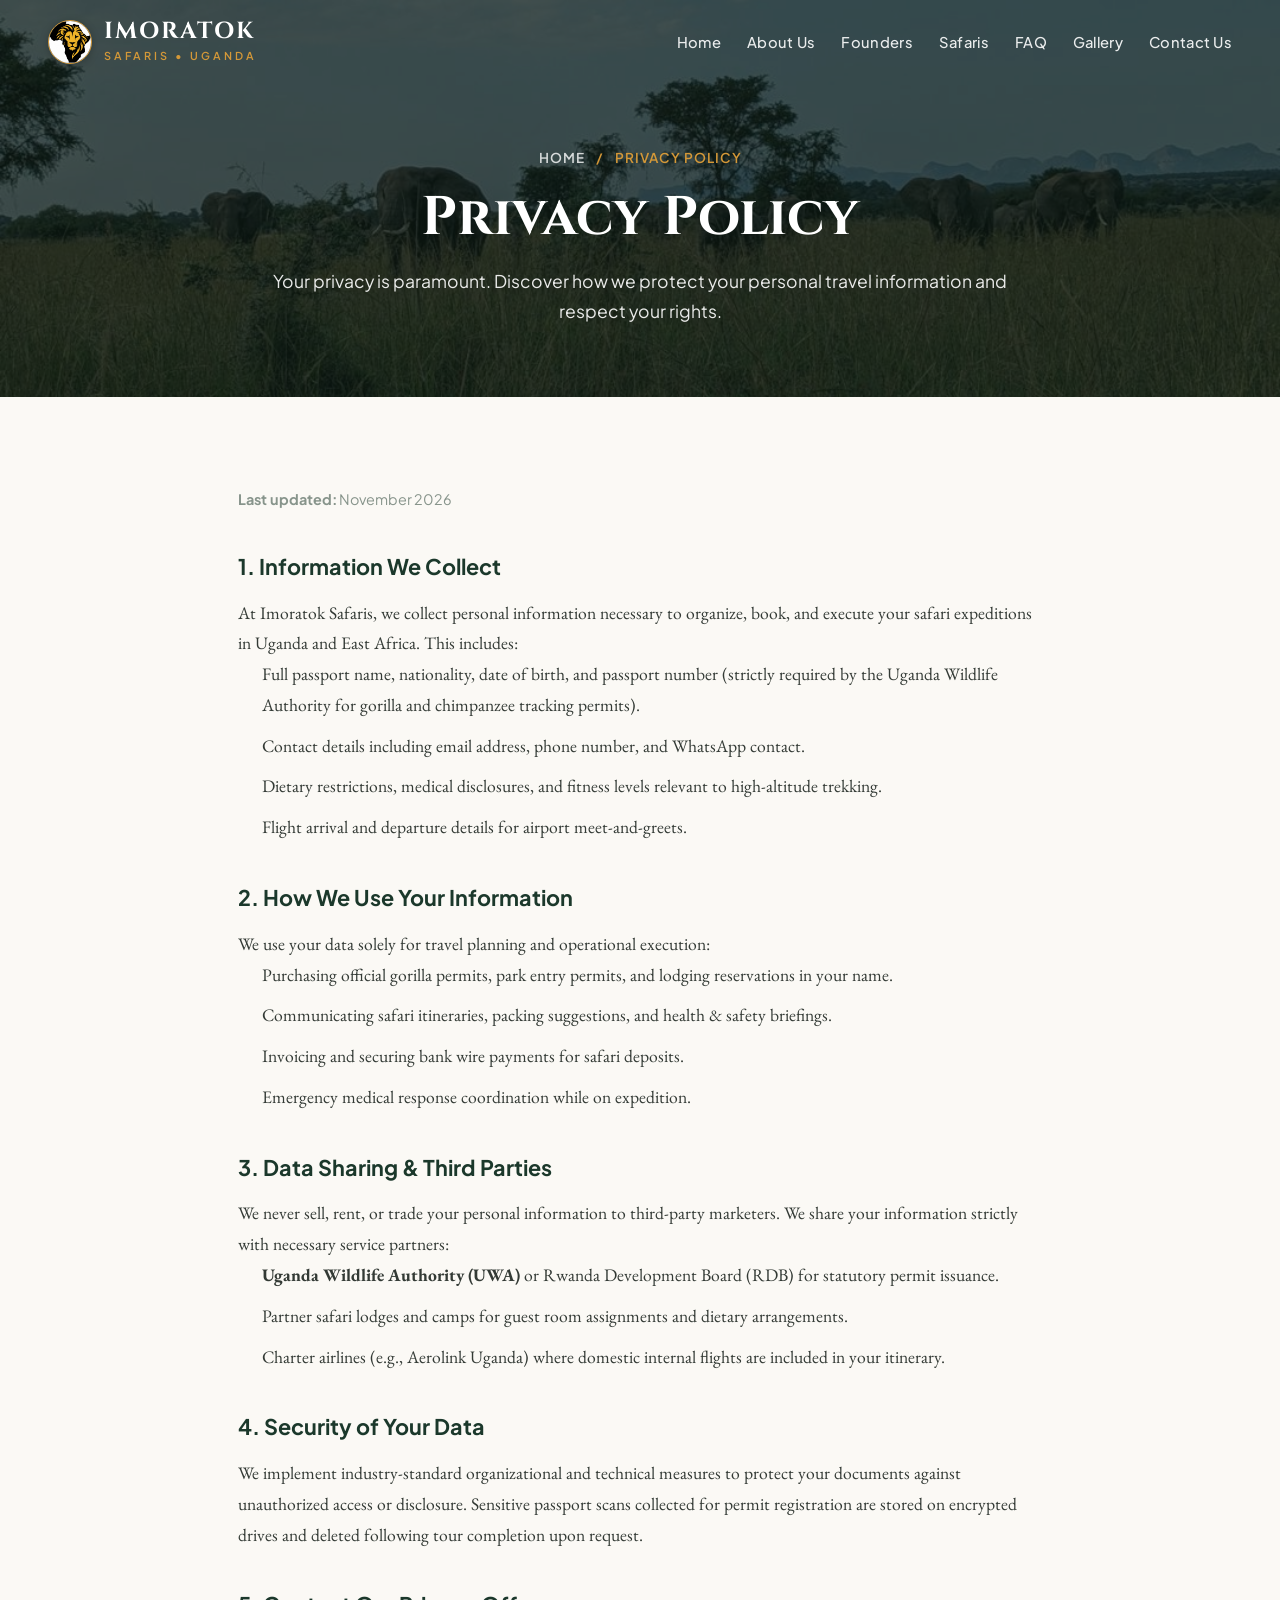
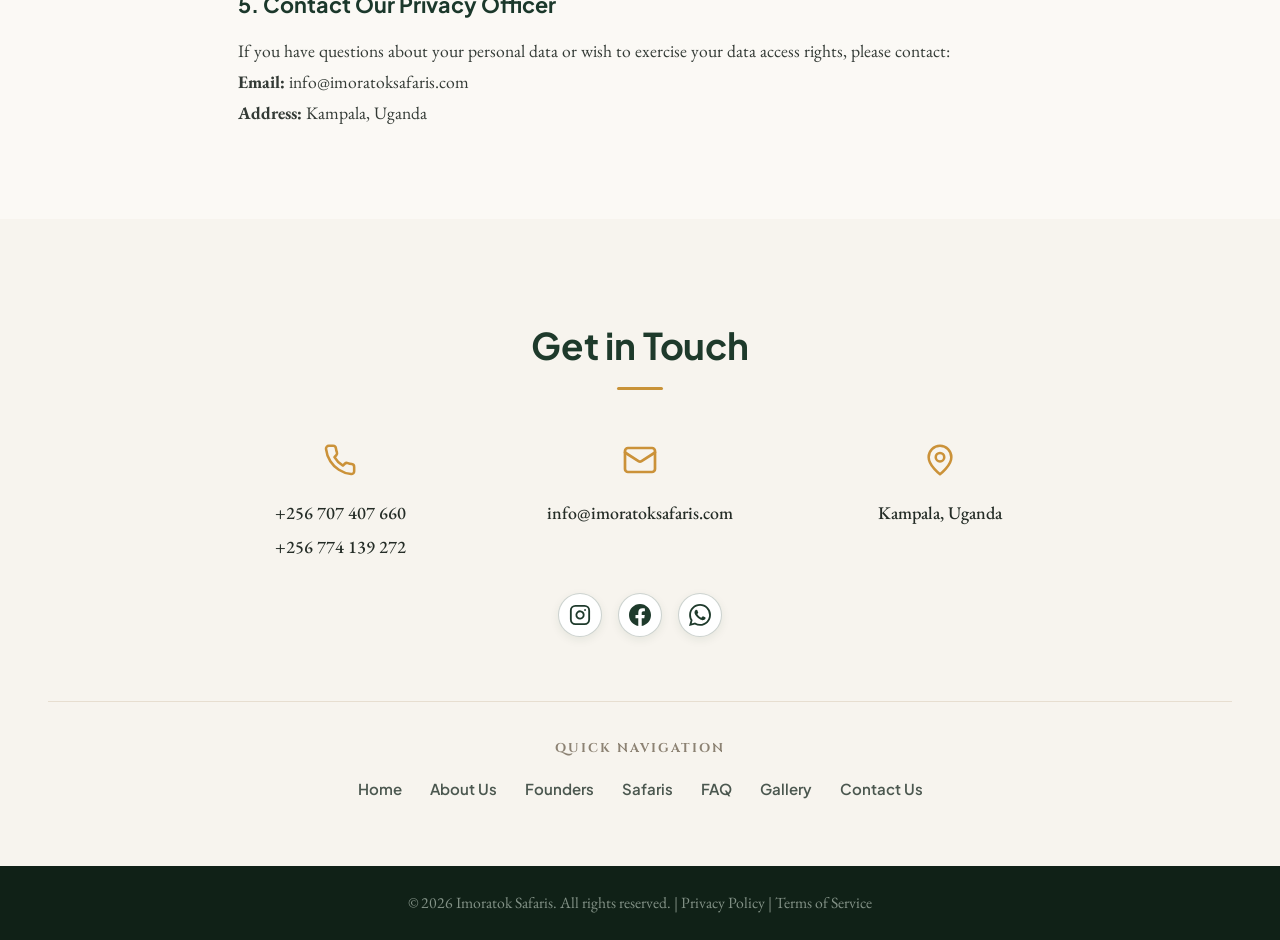
<file: privacy.html>
<!DOCTYPE html>
<html lang="en">

<head>
  <meta charset="UTF-8">
  <meta name="viewport" content="width=device-width, initial-scale=1.0">
  <title>Privacy Policy &amp; Data Security | Imoratok Safaris Uganda</title>
  <meta name="description"
    content="Read the Imoratok Safaris Privacy Policy. Learn how we safeguard your personal information, travel preferences, gorilla permit records, and data.">
  <link rel="canonical" href="https://imoratoksafaris.com/privacy.html">
  <link rel="icon" type="image/svg+xml" href="images/favicon.svg">
  <link rel="icon" type="image/png" sizes="32x32" href="images/favicon-32x32.png">
  <link rel="icon" type="image/png" sizes="16x16" href="images/favicon-16x16.png">
  <link rel="apple-touch-icon" sizes="180x180" href="images/apple-touch-icon.png">

  <!-- Open Graph -->
  <meta property="og:title" content="Privacy Policy | Imoratok Safaris">
  <meta property="og:description" content="Imoratok Safaris data privacy, visitor protection, and communication ethics.">
  <meta property="og:type" content="website">

  <!-- Fonts & Stylesheet -->
  <link rel="preconnect" href="https://fonts.googleapis.com">
  <link rel="preconnect" href="https://fonts.gstatic.com" crossorigin>
  <link
    href="https://fonts.googleapis.com/css2?family=Cinzel:wght@600;700;800&family=EB+Garamond:ital,wght@0,400;0,500;0,600;1,400&family=Plus+Jakarta+Sans:wght@400;500;600;700&display=swap"
    rel="stylesheet">
  <link rel="stylesheet" href="css/style.css">
</head>

<body>

  <!-- Header -->
  <header class="site-header scrolled" role="banner">
    <div class="container header-container">
      <a href="index.html" class="brand-logo" aria-label="Imoratok Safaris Homepage">
        <img src="images/logo-badge.png" alt="Imoratok Safaris Emblem" class="brand-logo-badge" width="44" height="44">
        <div class="brand-text">
          <span class="brand-title">IMORATOK</span>
          <span class="brand-subtitle">Safaris • Uganda</span>
        </div>
      </a>

      <button class="mobile-toggle" aria-label="Toggle navigation menu" aria-expanded="false"
        aria-controls="primaryNav">
        <span class="hamburger-line"></span>
        <span class="hamburger-line"></span>
        <span class="hamburger-line"></span>
      </button>

      <nav class="nav-wrapper" id="primaryNav" role="navigation" aria-label="Primary Navigation">
        <ul class="nav-links">
          <li><a href="index.html" class="nav-link">Home</a></li>
          <li><a href="index.html#story" class="nav-link">About Us</a></li>
          <li><a href="index.html#founders" class="nav-link">Founders</a></li>
          <li><a href="index.html#safaris" class="nav-link">Safaris</a></li>
          <li><a href="faq.html" class="nav-link">FAQ</a></li>
          <li><a href="gallery.html" class="nav-link">Gallery</a></li>
          <li><a href="index.html#inquire" class="nav-link">Contact Us</a></li>
        </ul>
      </nav>
    </div>
  </header>

  <!-- Page Hero -->
  <section class="page-hero">
    <div class="container">
      <div class="breadcrumbs">
        <a href="index.html">Home</a> &nbsp;/&nbsp; <span>Privacy Policy</span>
      </div>
      <h1 class="page-title">Privacy Policy</h1>
      <p class="page-subtitle">
        Your privacy is paramount. Discover how we protect your personal travel information and respect your rights.
      </p>
    </div>
  </section>

  <!-- Content Section -->
  <main class="about-content-section">
    <div class="container" style="max-width: 860px;">
      <article class="legal-content">
        <p class="legal-date"><strong>Last updated:</strong> November 2026</p>

        <h3>1. Information We Collect</h3>
        <p>
          At Imoratok Safaris, we collect personal information necessary to organize, book, and execute your safari
          expeditions in Uganda and East Africa. This includes:
        </p>
        <ul>
          <li>Full passport name, nationality, date of birth, and passport number (strictly required by the Uganda Wildlife Authority for gorilla and chimpanzee tracking permits).</li>
          <li>Contact details including email address, phone number, and WhatsApp contact.</li>
          <li>Dietary restrictions, medical disclosures, and fitness levels relevant to high-altitude trekking.</li>
          <li>Flight arrival and departure details for airport meet-and-greets.</li>
        </ul>

        <h3>2. How We Use Your Information</h3>
        <p>
          We use your data solely for travel planning and operational execution:
        </p>
        <ul>
          <li>Purchasing official gorilla permits, park entry permits, and lodging reservations in your name.</li>
          <li>Communicating safari itineraries, packing suggestions, and health &amp; safety briefings.</li>
          <li>Invoicing and securing bank wire payments for safari deposits.</li>
          <li>Emergency medical response coordination while on expedition.</li>
        </ul>

        <h3>3. Data Sharing &amp; Third Parties</h3>
        <p>
          We never sell, rent, or trade your personal information to third-party marketers. We share your information
          strictly with necessary service partners:
        </p>
        <ul>
          <li><strong>Uganda Wildlife Authority (UWA)</strong> or Rwanda Development Board (RDB) for statutory permit issuance.</li>
          <li>Partner safari lodges and camps for guest room assignments and dietary arrangements.</li>
          <li>Charter airlines (e.g., Aerolink Uganda) where domestic internal flights are included in your itinerary.</li>
        </ul>

        <h3>4. Security of Your Data</h3>
        <p>
          We implement industry-standard organizational and technical measures to protect your documents against
          unauthorized access or disclosure. Sensitive passport scans collected for permit registration are stored on
          encrypted drives and deleted following tour completion upon request.
        </p>

        <h3>5. Contact Our Privacy Officer</h3>
        <p>
          If you have questions about your personal data or wish to exercise your data access rights, please contact:
          <br>
          <strong>Email:</strong> <a href="mailto:info@imoratoksafaris.com">info@imoratoksafaris.com</a>
          <br>
          <strong>Address:</strong> Kampala, Uganda
        </p>
      </article>
    </div>
  </main>

  <!-- Footer -->
  <footer class="site-footer-wrapper" id="contact">
    <div class="contact-banner">
      <div class="container">
        <div class="contact-banner-header">
          <h2 class="contact-banner-title">Get in Touch</h2>
          <div class="contact-banner-line"></div>
        </div>

        <div class="contact-banner-grid">
          <!-- Phone Column -->
          <div class="contact-item">
            <div class="contact-item-icon">
              <svg width="34" height="34" viewBox="0 0 24 24" fill="none" stroke="#cb9239" stroke-width="1.8"
                stroke-linecap="round" stroke-linejoin="round">
                <path
                  d="M22 16.92v3a2 2 0 0 1-2.18 2 19.79 19.79 0 0 1-8.63-3.07 19.5 19.5 0 0 1-6-6 19.79 19.79 0 0 1-3.07-8.67A2 2 0 0 1 4.11 2h3a2 2 0 0 1 2 1.72 12.84 12.84 0 0 0 .7 2.81 2 2 0 0 1-.45 2.11L8.09 9.91a16 16 0 0 0 6 6l1.27-1.27a2 2 0 0 1 2.11-.45 12.84 12.84 0 0 0 2.81.7A2 2 0 0 1 22 16.92z" />
              </svg>
            </div>
            <div class="contact-item-text">
              <a href="tel:+256707407660">+256 707 407 660</a>
              <a href="tel:+256774139272">+256 774 139 272</a>
            </div>
          </div>

          <!-- Email Column -->
          <div class="contact-item">
            <div class="contact-item-icon">
              <svg width="36" height="36" viewBox="0 0 24 24" fill="none" stroke="#cb9239" stroke-width="1.8"
                stroke-linecap="round" stroke-linejoin="round">
                <rect width="20" height="16" x="2" y="4" rx="2" />
                <path d="m22 7-8.97 5.7a1.94 1.94 0 0 1-2.06 0L2 7" />
              </svg>
            </div>
            <div class="contact-item-text">
              <a href="mailto:info@imoratoksafaris.com">info@imoratoksafaris.com</a>
            </div>
          </div>

          <!-- Location Column -->
          <div class="contact-item">
            <div class="contact-item-icon">
              <svg width="34" height="34" viewBox="0 0 24 24" fill="none" stroke="#cb9239" stroke-width="1.8"
                stroke-linecap="round" stroke-linejoin="round">
                <path d="M20 10c0 6-8 12-8 12s-8-6-8-12a8 8 0 0 1 16 0Z" />
                <circle cx="12" cy="10" r="3" />
              </svg>
            </div>
            <div class="contact-item-text">
              <span>Kampala, Uganda</span>
            </div>
          </div>
        </div>

        <!-- Social Profiles (Instagram, Facebook, WhatsApp) -->
        <div style="display: flex; justify-content: center; margin-top: 32px; gap: 16px;">
          <a href="https://www.instagram.com/imoratoksafaris" target="_blank" rel="noopener" class="social-link" aria-label="Instagram">
            <svg width="20" height="20" viewBox="0 0 24 24" fill="none" stroke="currentColor" stroke-width="2" stroke-linecap="round" stroke-linejoin="round">
              <rect x="2" y="2" width="20" height="20" rx="5" ry="5"/>
              <path d="M16 11.37A4 4 0 1 1 12.63 8 4 4 0 0 1 16 11.37z"/>
              <line x1="17.5" y1="6.5" x2="17.51" y2="6.5"/>
            </svg>
          </a>
          <a href="https://www.facebook.com/imoratoksafaris" target="_blank" rel="noopener" class="social-link" aria-label="Facebook">
            <svg width="20" height="20" viewBox="0 0 24 24" fill="currentColor">
              <path d="M24 12.073c0-6.627-5.373-12-12-12s-12 5.373-12 12c0 5.99 4.388 10.954 10.125 11.854v-8.385H7.078v-3.47h3.047V9.43c0-3.007 1.792-4.669 4.533-4.669 1.312 0 2.686.235 2.686.235v2.953H15.83c-1.491 0-1.956.925-1.956 1.874v2.25h3.328l-.532 3.47h-2.796v8.385C19.612 23.027 24 18.062 24 12.073z"/>
            </svg>
          </a>
          <a href="https://wa.me/256707407660" target="_blank" rel="noopener" class="social-link" aria-label="WhatsApp">
            <svg width="20" height="20" viewBox="0 0 24 24" fill="currentColor">
              <path d="M17.472 14.382c-.297-.149-1.758-.867-2.03-.967-.273-.099-.471-.148-.67.15-.197.297-.767.966-.94 1.164-.173.199-.347.223-.644.075-.297-.15-1.255-.463-2.39-1.475-.883-.788-1.48-1.761-1.653-2.059-.173-.297-.018-.458.13-.606.134-.133.298-.347.446-.52.149-.174.198-.298.298-.497.099-.198.05-.371-.025-.52-.075-.149-.669-1.612-.916-2.207-.242-.579-.487-.5-.669-.51-.173-.008-.371-.01-.57-.01-.198 0-.52.074-.792.372-.272.297-1.04 1.016-1.04 2.479 0 1.462 1.065 2.875 1.213 3.074.149.198 2.096 3.2 5.077 4.487.709.306 1.262.489 1.694.625.712.227 1.36.195 1.871.118.571-.085 1.758-.719 2.006-1.413.248-.694.248-1.289.173-1.413-.074-.124-.272-.198-.57-.347m-5.421 7.403h-.004a9.87 9.87 0 01-5.031-1.378l-.361-.214-3.741.982.998-3.648-.235-.374a9.86 9.86 0 01-1.51-5.26c.001-5.45 4.436-9.884 9.888-9.884 2.64 0 5.122 1.03 6.988 2.898a9.825 9.825 0 012.893 6.994c-.003 5.45-4.437 9.884-9.885 9.884m8.413-18.297A11.815 11.815 0 0012.05 0C5.495 0 .16 5.335.157 11.892c0 2.096.547 4.142 1.588 5.945L.057 24l6.305-1.654a11.882 11.882 0 005.683 1.448h.005c6.554 0 11.89-5.335 11.893-11.893a11.821 11.821 0 00-3.48-8.413z"/>
            </svg>
          </a>
        </div>

        <!-- Quick Navigation -->
        <div class="footer-quick-nav">
          <span class="quick-nav-label">Quick Navigation</span>
          <ul class="quick-nav-links">
            <li><a href="index.html">Home</a></li>
            <li><a href="index.html#story">About Us</a></li>
            <li><a href="index.html#founders">Founders</a></li>
            <li><a href="index.html#safaris">Safaris</a></li>
            <li><a href="faq.html">FAQ</a></li>
            <li><a href="gallery.html">Gallery</a></li>
            <li><a href="index.html#inquire">Contact Us</a></li>
          </ul>
        </div>
      </div>
    </div>

    <!-- Dark Bottom Bar with Legal Links -->
    <div class="footer-bottom-bar">
      <div class="container">
        <p class="copyright-text">
          &copy; <span id="currentYear"></span> Imoratok Safaris. All rights reserved. | 
          <a href="privacy.html">Privacy Policy</a> | 
          <a href="terms.html">Terms of Service</a>
        </p>
      </div>
    </div>
  </footer>

  <script src="js/main.js"></script>
</body>

</html>
</file>
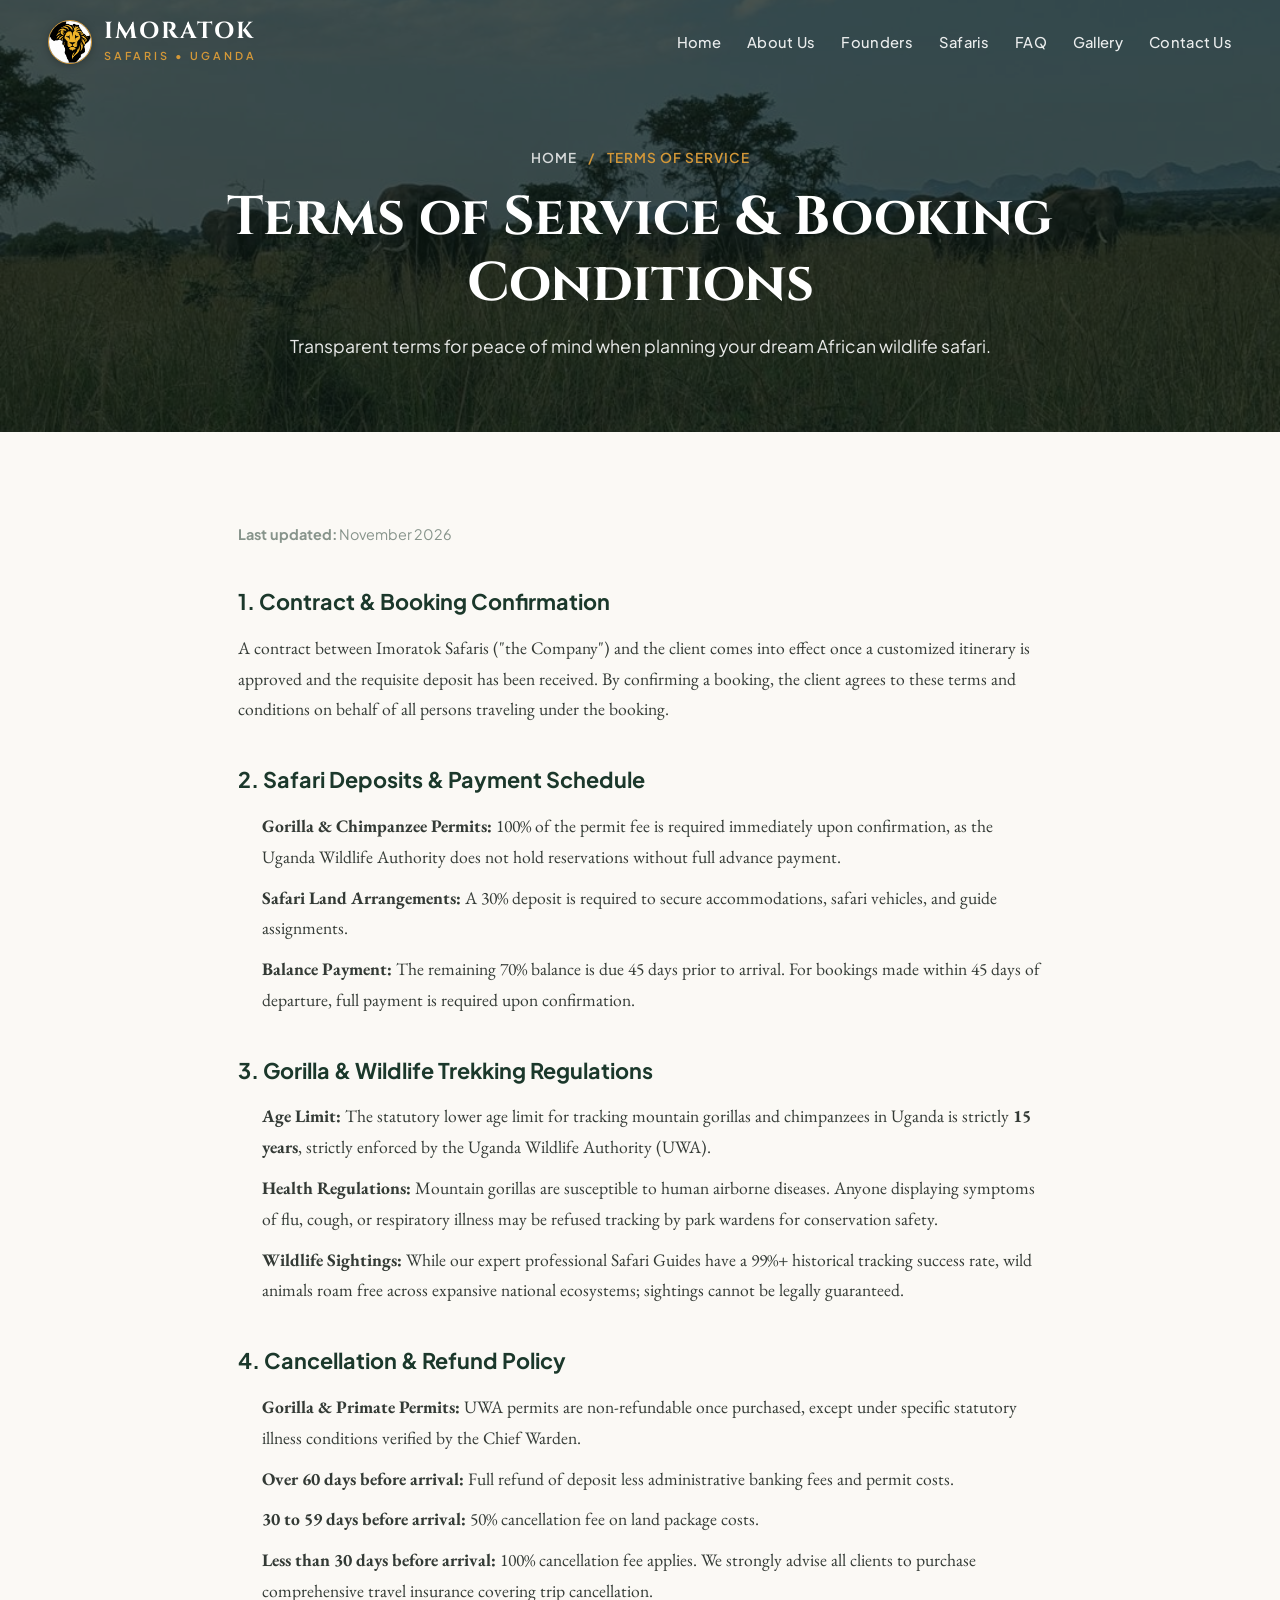
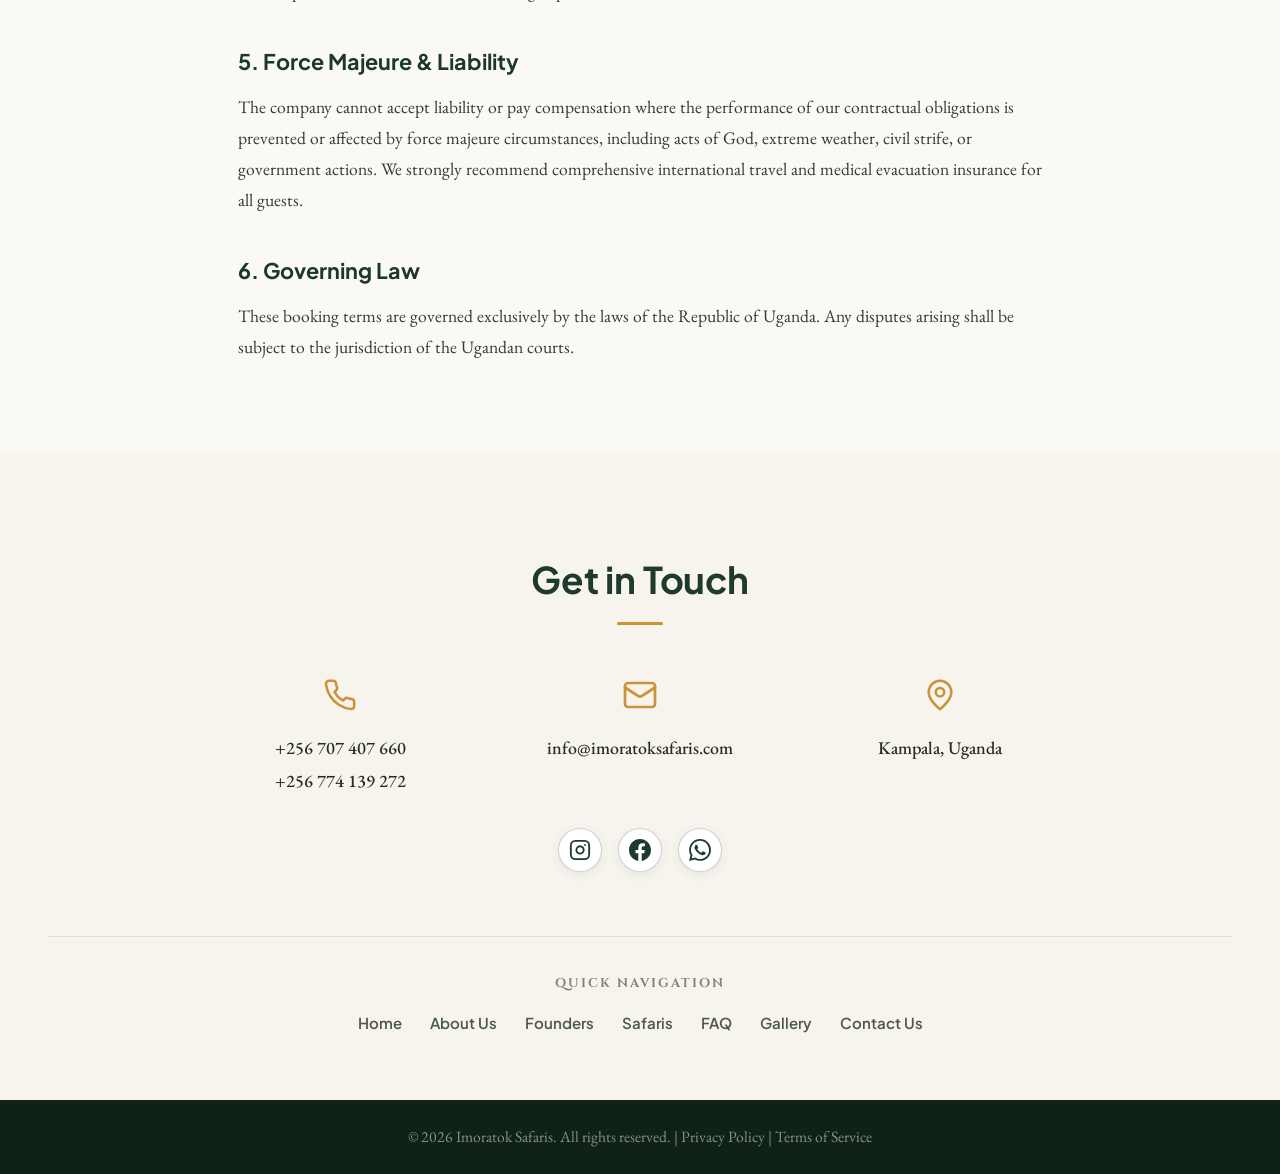
<file: terms.html>
<!DOCTYPE html>
<html lang="en">

<head>
  <meta charset="UTF-8">
  <meta name="viewport" content="width=device-width, initial-scale=1.0">
  <title>Terms &amp; Booking Conditions | Imoratok Safaris Uganda</title>
  <meta name="description"
    content="Review Imoratok Safaris terms of service, booking deposit conditions, cancellation policies, and Uganda Wildlife Authority gorilla permit terms.">
  <link rel="canonical" href="https://imoratoksafaris.com/terms.html">
  <link rel="icon" type="image/svg+xml" href="images/favicon.svg">
  <link rel="icon" type="image/png" sizes="32x32" href="images/favicon-32x32.png">
  <link rel="icon" type="image/png" sizes="16x16" href="images/favicon-16x16.png">
  <link rel="apple-touch-icon" sizes="180x180" href="images/apple-touch-icon.png">

  <!-- Open Graph -->
  <meta property="og:title" content="Terms &amp; Booking Conditions | Imoratok Safaris">
  <meta property="og:description"
    content="Understand our transparent booking policies, safari payments, and wildlife permits terms.">
  <meta property="og:type" content="website">

  <!-- Fonts & Stylesheet -->
  <link rel="preconnect" href="https://fonts.googleapis.com">
  <link rel="preconnect" href="https://fonts.gstatic.com" crossorigin>
  <link
    href="https://fonts.googleapis.com/css2?family=Cinzel:wght@600;700;800&family=EB+Garamond:ital,wght@0,400;0,500;0,600;1,400&family=Plus+Jakarta+Sans:wght@400;500;600;700&display=swap"
    rel="stylesheet">
  <link rel="stylesheet" href="css/style.css">
</head>

<body>

  <!-- Header -->
  <header class="site-header scrolled" role="banner">
    <div class="container header-container">
      <a href="index.html" class="brand-logo" aria-label="Imoratok Safaris Homepage">
        <img src="images/logo-badge.png" alt="Imoratok Safaris Emblem" class="brand-logo-badge" width="44" height="44">
        <div class="brand-text">
          <span class="brand-title">IMORATOK</span>
          <span class="brand-subtitle">Safaris • Uganda</span>
        </div>
      </a>

      <button class="mobile-toggle" aria-label="Toggle navigation menu" aria-expanded="false"
        aria-controls="primaryNav">
        <span class="hamburger-line"></span>
        <span class="hamburger-line"></span>
        <span class="hamburger-line"></span>
      </button>

      <nav class="nav-wrapper" id="primaryNav" role="navigation" aria-label="Primary Navigation">
        <ul class="nav-links">
          <li><a href="index.html" class="nav-link">Home</a></li>
          <li><a href="index.html#story" class="nav-link">About Us</a></li>
          <li><a href="index.html#founders" class="nav-link">Founders</a></li>
          <li><a href="index.html#safaris" class="nav-link">Safaris</a></li>
          <li><a href="faq.html" class="nav-link">FAQ</a></li>
          <li><a href="gallery.html" class="nav-link">Gallery</a></li>
          <li><a href="index.html#inquire" class="nav-link">Contact Us</a></li>
        </ul>
      </nav>
    </div>
  </header>

  <!-- Page Hero -->
  <section class="page-hero">
    <div class="container">
      <div class="breadcrumbs">
        <a href="index.html">Home</a> &nbsp;/&nbsp; <span>Terms of Service</span>
      </div>
      <h1 class="page-title">Terms of Service &amp; Booking Conditions</h1>
      <p class="page-subtitle">
        Transparent terms for peace of mind when planning your dream African wildlife safari.
      </p>
    </div>
  </section>

  <!-- Content Section -->
  <main class="about-content-section">
    <div class="container" style="max-width: 860px;">
      <article class="legal-content">
        <p class="legal-date"><strong>Last updated:</strong> November 2026</p>

        <h3>1. Contract &amp; Booking Confirmation</h3>
        <p>
          A contract between Imoratok Safaris ("the Company") and the client comes into effect once a customized
          itinerary is approved and the requisite deposit has been received. By confirming a booking, the client agrees
          to these terms and conditions on behalf of all persons traveling under the booking.
        </p>

        <h3>2. Safari Deposits &amp; Payment Schedule</h3>
        <ul>
          <li><strong>Gorilla &amp; Chimpanzee Permits:</strong> 100% of the permit fee is required immediately upon
            confirmation, as the Uganda Wildlife Authority does not hold reservations without full advance payment.</li>
          <li><strong>Safari Land Arrangements:</strong> A 30% deposit is required to secure accommodations, safari
            vehicles, and guide assignments.</li>
          <li><strong>Balance Payment:</strong> The remaining 70% balance is due 45 days prior to arrival. For bookings
            made within 45 days of departure, full payment is required upon confirmation.</li>
        </ul>

        <h3>3. Gorilla &amp; Wildlife Trekking Regulations</h3>
        <ul>
          <li><strong>Age Limit:</strong> The statutory lower age limit for tracking mountain gorillas and chimpanzees
            in Uganda is strictly <strong>15 years</strong>, strictly enforced by the Uganda Wildlife Authority (UWA).
          </li>
          <li><strong>Health Regulations:</strong> Mountain gorillas are susceptible to human airborne diseases. Anyone
            displaying symptoms of flu, cough, or respiratory illness may be refused tracking by park wardens for
            conservation safety.</li>
          <li><strong>Wildlife Sightings:</strong> While our expert professional Safari Guides have a 99%+ historical
            tracking success rate, wild animals roam free across expansive national ecosystems; sightings cannot be
            legally guaranteed.</li>
        </ul>

        <h3>4. Cancellation &amp; Refund Policy</h3>
        <ul>
          <li><strong>Gorilla &amp; Primate Permits:</strong> UWA permits are non-refundable once purchased, except
            under specific statutory illness conditions verified by the Chief Warden.</li>
          <li><strong>Over 60 days before arrival:</strong> Full refund of deposit less administrative banking fees and
            permit costs.</li>
          <li><strong>30 to 59 days before arrival:</strong> 50% cancellation fee on land package costs.</li>
          <li><strong>Less than 30 days before arrival:</strong> 100% cancellation fee applies. We strongly advise all
            clients to purchase comprehensive travel insurance covering trip cancellation.</li>
        </ul>

        <h3>5. Force Majeure &amp; Liability</h3>
        <p>
          The company cannot accept liability or pay compensation where the performance of our contractual obligations
          is prevented or affected by force majeure circumstances, including acts of God, extreme weather, civil strife,
          or government actions. We strongly recommend comprehensive international travel and medical evacuation
          insurance for all guests.
        </p>

        <h3>6. Governing Law</h3>
        <p>
          These booking terms are governed exclusively by the laws of the Republic of Uganda. Any disputes arising shall
          be subject to the jurisdiction of the Ugandan courts.
        </p>
      </article>
    </div>
  </main>

  <!-- Footer -->
  <footer class="site-footer-wrapper" id="contact">
    <div class="contact-banner">
      <div class="container">
        <div class="contact-banner-header">
          <h2 class="contact-banner-title">Get in Touch</h2>
          <div class="contact-banner-line"></div>
        </div>

        <div class="contact-banner-grid">
          <!-- Phone Column -->
          <div class="contact-item">
            <div class="contact-item-icon">
              <svg width="34" height="34" viewBox="0 0 24 24" fill="none" stroke="#cb9239" stroke-width="1.8"
                stroke-linecap="round" stroke-linejoin="round">
                <path
                  d="M22 16.92v3a2 2 0 0 1-2.18 2 19.79 19.79 0 0 1-8.63-3.07 19.5 19.5 0 0 1-6-6 19.79 19.79 0 0 1-3.07-8.67A2 2 0 0 1 4.11 2h3a2 2 0 0 1 2 1.72 12.84 12.84 0 0 0 .7 2.81 2 2 0 0 1-.45 2.11L8.09 9.91a16 16 0 0 0 6 6l1.27-1.27a2 2 0 0 1 2.11-.45 12.84 12.84 0 0 0 2.81.7A2 2 0 0 1 22 16.92z" />
              </svg>
            </div>
            <div class="contact-item-text">
              <a href="tel:+256707407660">+256 707 407 660</a>
              <a href="tel:+256774139272">+256 774 139 272</a>
            </div>
          </div>

          <!-- Email Column -->
          <div class="contact-item">
            <div class="contact-item-icon">
              <svg width="36" height="36" viewBox="0 0 24 24" fill="none" stroke="#cb9239" stroke-width="1.8"
                stroke-linecap="round" stroke-linejoin="round">
                <rect width="20" height="16" x="2" y="4" rx="2" />
                <path d="m22 7-8.97 5.7a1.94 1.94 0 0 1-2.06 0L2 7" />
              </svg>
            </div>
            <div class="contact-item-text">
              <a href="mailto:info@imoratoksafaris.com">info@imoratoksafaris.com</a>
            </div>
          </div>

          <!-- Location Column -->
          <div class="contact-item">
            <div class="contact-item-icon">
              <svg width="34" height="34" viewBox="0 0 24 24" fill="none" stroke="#cb9239" stroke-width="1.8"
                stroke-linecap="round" stroke-linejoin="round">
                <path d="M20 10c0 6-8 12-8 12s-8-6-8-12a8 8 0 0 1 16 0Z" />
                <circle cx="12" cy="10" r="3" />
              </svg>
            </div>
            <div class="contact-item-text">
              <span>Kampala, Uganda</span>
            </div>
          </div>
        </div>

        <!-- Social Profiles (Instagram, Facebook, WhatsApp) -->
        <div style="display: flex; justify-content: center; margin-top: 32px; gap: 16px;">
          <a href="https://www.instagram.com/imoratoksafaris" target="_blank" rel="noopener" class="social-link"
            aria-label="Instagram">
            <svg width="20" height="20" viewBox="0 0 24 24" fill="none" stroke="currentColor" stroke-width="2"
              stroke-linecap="round" stroke-linejoin="round">
              <rect x="2" y="2" width="20" height="20" rx="5" ry="5" />
              <path d="M16 11.37A4 4 0 1 1 12.63 8 4 4 0 0 1 16 11.37z" />
              <line x1="17.5" y1="6.5" x2="17.51" y2="6.5" />
            </svg>
          </a>
          <a href="https://www.facebook.com/imoratoksafaris" target="_blank" rel="noopener" class="social-link"
            aria-label="Facebook">
            <svg width="20" height="20" viewBox="0 0 24 24" fill="currentColor">
              <path
                d="M24 12.073c0-6.627-5.373-12-12-12s-12 5.373-12 12c0 5.99 4.388 10.954 10.125 11.854v-8.385H7.078v-3.47h3.047V9.43c0-3.007 1.792-4.669 4.533-4.669 1.312 0 2.686.235 2.686.235v2.953H15.83c-1.491 0-1.956.925-1.956 1.874v2.25h3.328l-.532 3.47h-2.796v8.385C19.612 23.027 24 18.062 24 12.073z" />
            </svg>
          </a>
          <a href="https://wa.me/256707407660" target="_blank" rel="noopener" class="social-link" aria-label="WhatsApp">
            <svg width="20" height="20" viewBox="0 0 24 24" fill="currentColor">
              <path
                d="M17.472 14.382c-.297-.149-1.758-.867-2.03-.967-.273-.099-.471-.148-.67.15-.197.297-.767.966-.94 1.164-.173.199-.347.223-.644.075-.297-.15-1.255-.463-2.39-1.475-.883-.788-1.48-1.761-1.653-2.059-.173-.297-.018-.458.13-.606.134-.133.298-.347.446-.52.149-.174.198-.298.298-.497.099-.198.05-.371-.025-.52-.075-.149-.669-1.612-.916-2.207-.242-.579-.487-.5-.669-.51-.173-.008-.371-.01-.57-.01-.198 0-.52.074-.792.372-.272.297-1.04 1.016-1.04 2.479 0 1.462 1.065 2.875 1.213 3.074.149.198 2.096 3.2 5.077 4.487.709.306 1.262.489 1.694.625.712.227 1.36.195 1.871.118.571-.085 1.758-.719 2.006-1.413.248-.694.248-1.289.173-1.413-.074-.124-.272-.198-.57-.347m-5.421 7.403h-.004a9.87 9.87 0 01-5.031-1.378l-.361-.214-3.741.982.998-3.648-.235-.374a9.86 9.86 0 01-1.51-5.26c.001-5.45 4.436-9.884 9.888-9.884 2.64 0 5.122 1.03 6.988 2.898a9.825 9.825 0 012.893 6.994c-.003 5.45-4.437 9.884-9.885 9.884m8.413-18.297A11.815 11.815 0 0012.05 0C5.495 0 .16 5.335.157 11.892c0 2.096.547 4.142 1.588 5.945L.057 24l6.305-1.654a11.882 11.882 0 005.683 1.448h.005c6.554 0 11.89-5.335 11.893-11.893a11.821 11.821 0 00-3.48-8.413z" />
            </svg>
          </a>
        </div>

        <!-- Quick Navigation -->
        <div class="footer-quick-nav">
          <span class="quick-nav-label">Quick Navigation</span>
          <ul class="quick-nav-links">
            <li><a href="index.html">Home</a></li>
            <li><a href="index.html#story">About Us</a></li>
            <li><a href="index.html#founders">Founders</a></li>
            <li><a href="index.html#safaris">Safaris</a></li>
            <li><a href="faq.html">FAQ</a></li>
            <li><a href="gallery.html">Gallery</a></li>
            <li><a href="index.html#inquire">Contact Us</a></li>
          </ul>
        </div>
      </div>
    </div>

    <!-- Dark Bottom Bar with Legal Links -->
    <div class="footer-bottom-bar">
      <div class="container">
        <p class="copyright-text">
          &copy; <span id="currentYear"></span> Imoratok Safaris. All rights reserved. |
          <a href="privacy.html">Privacy Policy</a> |
          <a href="terms.html">Terms of Service</a>
        </p>
      </div>
    </div>
  </footer>

  <script src="js/main.js"></script>
</body>

</html>
</file>
<file: css/style.css>
/* ==========================================================================
   Imoratok Safaris - Official Stylesheet
   Based in Uganda | East Africa
   ========================================================================== */

/* --- Custom Properties & Theme Variables --- */
:root {
  /* Color Palette */
  --color-primary: #1b382b;
  /* Deep Safari Forest Green */
  --color-primary-dark: #11261d;
  /* Rich Night Forest */
  --color-primary-light: #2b5441;
  /* Medium Acacia Green */
  --color-primary-soft: #eaf1ed;
  /* Subtle Green Tint */

  --color-accent: #d49838;
  /* Safari Ochre / Warm Amber Gold */
  --color-accent-hover: #ba812b;
  /* Darkened Ochre */
  --color-accent-light: #faedd7;
  /* Warm Gold Wash */

  --color-bg-main: #fbf9f5;
  /* Warm Sand / Ivory Base */
  --color-bg-warm: #f6f2e9;
  /* Founders Section Cream (from screenshot) */
  --color-bg-white: #ffffff;
  --color-bg-card: #ffffff;

  --color-text-main: #242c26;
  /* Charcoal Forest */
  --color-text-muted: #5e6961;
  /* Balanced reading slate */
  --color-text-light: #87948b;
  --color-border: #e6dfd3;
  --color-border-subtle: #ede7dc;

  /* Typography */
  --font-display: 'Cinzel', 'Playfair Display', Georgia, serif;
  --font-serif: 'EB Garamond', Georgia, 'Times New Roman', serif;
  --font-sans: 'Plus Jakarta Sans', system-ui, -apple-system, BlinkMacSystemFont, 'Segoe UI', Roboto, sans-serif;

  /* Layout & Spacing */
  --max-width: 1240px;
  --max-width-narrow: 920px;
  --nav-height: 84px;
  --radius-sm: 6px;
  --radius-md: 12px;
  --radius-lg: 20px;
  --radius-full: 9999px;

  /* Elevation Shadows */
  --shadow-sm: 0 2px 8px rgba(27, 56, 43, 0.05);
  --shadow-md: 0 8px 24px rgba(27, 56, 43, 0.08);
  --shadow-lg: 0 16px 40px rgba(27, 56, 43, 0.12);
  --shadow-portrait: 0 12px 30px rgba(27, 56, 43, 0.14);

  /* Transitions */
  --transition-fast: 0.2s cubic-bezier(0.2, 0, 0, 1);
  --transition-normal: 0.35s cubic-bezier(0.2, 0, 0, 1);
  --transition-smooth: 0.5s cubic-bezier(0.16, 1, 0.3, 1);
}

/* --- Base & Reset --- */
*,
*::before,
*::after {
  box-sizing: border-box;
  margin: 0;
  padding: 0;
}

html {
  scroll-behavior: smooth;
  font-size: 16px;
  text-size-adjust: 100%;
}

body {
  font-family: var(--font-sans);
  background-color: var(--color-bg-main);
  color: var(--color-text-main);
  line-height: 1.65;
  -webkit-font-smoothing: antialiased;
  -moz-osx-font-smoothing: grayscale;
  overflow-x: hidden;
}

img {
  max-width: 100%;
  height: auto;
  display: block;
}

a {
  color: inherit;
  text-decoration: none;
  transition: color var(--transition-fast);
}

button,
input,
textarea,
select {
  font: inherit;
  color: inherit;
}

ul,
ol {
  list-style: none;
}

.container {
  width: 100%;
  max-width: var(--max-width);
  margin-left: auto;
  margin-right: auto;
  padding-left: 28px;
  padding-right: 28px;
}

.container-narrow {
  max-width: var(--max-width-narrow);
}

/* --- Typography Helpers --- */
.section-header {
  text-align: center;
  margin-bottom: 54px;
}

.section-tag {
  display: inline-block;
  font-size: 0.8rem;
  letter-spacing: 2.5px;
  text-transform: uppercase;
  font-weight: 700;
  color: var(--color-accent);
  margin-bottom: 12px;
}

.section-title {
  font-family: var(--font-display);
  font-size: clamp(2rem, 3.5vw, 2.75rem);
  font-weight: 700;
  color: var(--color-primary);
  line-height: 1.25;
}

.section-line {
  width: 52px;
  height: 3px;
  background-color: var(--color-accent);
  margin: 14px auto 0;
  border-radius: 2px;
}

.section-desc {
  max-width: 680px;
  margin: 18px auto 0;
  color: var(--color-text-muted);
  font-size: 1.05rem;
}

/* --- Buttons & CTAs --- */
.btn {
  display: inline-flex;
  align-items: center;
  justify-content: center;
  gap: 10px;
  font-size: 0.92rem;
  font-weight: 600;
  letter-spacing: 0.4px;
  padding: 13px 26px;
  border-radius: var(--radius-full);
  border: 1px solid transparent;
  cursor: pointer;
  transition: all var(--transition-normal);
  text-align: center;
}

.btn-primary {
  background-color: var(--color-accent);
  color: #ffffff;
  border: 1px solid var(--color-accent);
}

.btn-primary:hover {
  background-color: var(--color-accent-hover);
  border-color: var(--color-accent-hover);
  transform: translateY(-2px);
}

.btn-forest {
  background-color: var(--color-primary);
  color: #ffffff;
  border: 1px solid var(--color-primary);
}

.btn-forest:hover {
  background-color: var(--color-primary-light);
  border-color: var(--color-primary-light);
  transform: translateY(-2px);
}

.btn-outline-light {
  background: rgba(255, 255, 255, 0.12);
  backdrop-filter: blur(8px);
  -webkit-backdrop-filter: blur(8px);
  color: #ffffff;
  border-color: rgba(255, 255, 255, 0.45);
}

.btn-outline-light:hover {
  background: rgba(255, 255, 255, 0.95);
  color: var(--color-primary-dark);
  border-color: #ffffff;
  transform: translateY(-2px);
}

.btn-outline-forest {
  background: transparent;
  color: var(--color-primary);
  border-color: var(--color-primary);
}

.btn-outline-forest:hover {
  background-color: var(--color-primary);
  color: #ffffff;
}

.btn-sm {
  padding: 9px 18px;
  font-size: 0.85rem;
}

/* ==========================================================================
   Header & Navigation
   Navbar items are right-aligned as requested.
   ========================================================================== */
.site-header {
  position: fixed;
  top: 0;
  left: 0;
  width: 100%;
  height: var(--nav-height);
  z-index: 1000;
  transition: background-color var(--transition-normal),
    box-shadow var(--transition-normal),
    backdrop-filter var(--transition-normal);
  background-color: transparent;
}

.site-header.scrolled {
  background-color: rgba(255, 255, 255, 0.94);
  backdrop-filter: blur(12px);
  -webkit-backdrop-filter: blur(12px);
  box-shadow: 0 4px 20px rgba(0, 0, 0, 0.08);
  height: 74px;
}

.header-container {
  display: flex;
  align-items: center;
  justify-content: space-between;
  height: 100%;
}

/* Brand Logo (Left) */
.brand-logo {
  display: flex;
  align-items: center;
  gap: 12px;
  text-decoration: none;
  z-index: 1001;
  transition: transform var(--transition-fast);
}

.brand-logo:hover {
  transform: translateY(-1px);
}

.brand-logo-badge {
  width: 44px;
  height: 44px;
  min-width: 44px;
  border-radius: 50%;
  object-fit: cover;
  border: 1.5px solid var(--color-accent);
  box-shadow: 0 2px 8px rgba(0, 0, 0, 0.22);
  background-color: var(--color-cream);
  transition: transform var(--transition-fast), border-color var(--transition-fast);
  display: block;
}

.brand-logo:hover .brand-logo-badge {
  transform: scale(1.05);
  border-color: #e5b058;
}

.brand-text {
  display: flex;
  flex-direction: column;
}

.brand-title {
  font-family: var(--font-display);
  font-size: 1.45rem;
  font-weight: 700;
  letter-spacing: 2px;
  color: #ffffff;
  line-height: 1.1;
  transition: color var(--transition-fast);
}

.brand-subtitle {
  font-size: 0.68rem;
  letter-spacing: 3px;
  text-transform: uppercase;
  color: var(--color-accent);
  font-weight: 600;
  margin-top: 2px;
}

.site-header.scrolled .brand-title {
  color: var(--color-primary);
}

/* Right-aligned Navigation */
.nav-wrapper {
  display: flex;
  align-items: center;
  justify-content: flex-end;
  gap: 32px;
  margin-left: auto;
}

.nav-links {
  display: flex;
  align-items: center;
  gap: 26px;
}

.nav-link {
  font-size: 0.92rem;
  font-weight: 500;
  letter-spacing: 0.3px;
  color: rgba(255, 255, 255, 0.9);
  position: relative;
  padding: 6px 0;
  transition: color var(--transition-fast);
}

.nav-link::after {
  content: '';
  position: absolute;
  bottom: 0;
  left: 0;
  width: 0%;
  height: 2px;
  background-color: var(--color-accent);
  transition: width var(--transition-normal);
}

.nav-link:hover,
.nav-link.active {
  color: #ffffff;
}

.nav-link:hover::after,
.nav-link.active::after {
  width: 100%;
}

.site-header.scrolled .nav-link {
  color: var(--color-text-main);
}

.site-header.scrolled .nav-link:hover,
.site-header.scrolled .nav-link.active {
  color: var(--color-primary);
}

.nav-cta {
  padding: 10px 22px;
  font-size: 0.88rem;
}

/* Mobile Hamburger Toggle */
.mobile-toggle {
  display: none;
  background: none;
  border: none;
  cursor: pointer;
  padding: 8px;
  z-index: 1001;
}

.hamburger-line {
  display: block;
  width: 26px;
  height: 2.5px;
  margin: 5px 0;
  background-color: #ffffff;
  border-radius: 2px;
  transition: transform var(--transition-normal), opacity var(--transition-normal), background-color var(--transition-normal);
}

.site-header.scrolled .hamburger-line {
  background-color: var(--color-primary);
}

.mobile-toggle.active .hamburger-line:nth-child(1) {
  transform: translateY(7.5px) rotate(45deg);
  background-color: var(--color-primary);
}

.mobile-toggle.active .hamburger-line:nth-child(2) {
  opacity: 0;
}

.mobile-toggle.active .hamburger-line:nth-child(3) {
  transform: translateY(-7.5px) rotate(-45deg);
  background-color: var(--color-primary);
}

/* ==========================================================================
   Hero Section
   ========================================================================== */
.hero-section {
  position: relative;
  min-height: 100vh;
  display: flex;
  align-items: center;
  justify-content: center;
  padding-top: var(--nav-height);
  padding-bottom: 80px;
  background-color: #12241b;
  background-image: url('../images/Falls/Murchison5.jpg');
  background-position: center;
  background-size: cover;
  background-repeat: no-repeat;
  color: #ffffff;
  text-align: center;
}

.hero-overlay {
  position: absolute;
  inset: 0;
  background-color: rgba(13, 26, 19, 0.65);
  pointer-events: none;
}

.hero-content {
  position: relative;
  z-index: 2;
  max-width: 900px;
  margin: 0 auto;
}

.hero-badge {
  display: inline-flex;
  align-items: center;
  gap: 8px;
  background: rgba(255, 255, 255, 0.12);
  border: 1px solid rgba(255, 255, 255, 0.22);
  backdrop-filter: blur(8px);
  -webkit-backdrop-filter: blur(8px);
  padding: 7px 18px;
  border-radius: var(--radius-full);
  font-size: 0.8rem;
  letter-spacing: 2px;
  text-transform: uppercase;
  color: var(--color-accent);
  font-weight: 700;
  margin-bottom: 24px;
}

.hero-title {
  font-family: var(--font-display);
  font-size: clamp(2.5rem, 5.5vw, 4.4rem);
  font-weight: 700;
  line-height: 1.15;
  letter-spacing: 1px;
  margin-bottom: 22px;
  text-shadow: 0 4px 20px rgba(0, 0, 0, 0.4);
}

.hero-title .highlight {
  color: var(--color-accent);
  font-style: italic;
  font-family: var(--font-serif);
}

.hero-subtitle {
  font-size: clamp(1.05rem, 2vw, 1.25rem);
  font-weight: 400;
  line-height: 1.7;
  color: rgba(255, 255, 255, 0.9);
  max-width: 720px;
  margin: 0 auto 36px;
  text-shadow: 0 2px 8px rgba(0, 0, 0, 0.4);
}

.hero-actions {
  display: flex;
  align-items: center;
  justify-content: center;
  gap: 16px;
  flex-wrap: wrap;
  margin-bottom: 0;
}

/* ==========================================================================
   Our Story Section
   ========================================================================== */
.story-section {
  padding: 110px 0;
  background-color: var(--color-bg-main);
  position: relative;
}

.story-grid {
  display: grid;
  grid-template-columns: 1fr 1fr;
  gap: 60px;
  align-items: center;
}

.story-visual {
  position: relative;
}

.story-img-main {
  width: 100%;
  height: 480px;
  object-fit: cover;
  border-radius: var(--radius-lg);
  box-shadow: var(--shadow-lg);
}

.story-badge-floating {
  position: absolute;
  bottom: -24px;
  right: -20px;
  background-color: var(--color-primary);
  color: #ffffff;
  padding: 24px 28px;
  border-radius: var(--radius-md);
  box-shadow: var(--shadow-lg);
  border-left: 4px solid var(--color-accent);
  max-width: 250px;
}

.floating-number {
  font-family: var(--font-display);
  font-size: 2.2rem;
  font-weight: 700;
  color: var(--color-accent);
  line-height: 1;
  display: block;
  margin-bottom: 6px;
}

.floating-text {
  font-size: 0.85rem;
  color: rgba(255, 255, 255, 0.85);
  line-height: 1.4;
}

.story-content h3 {
  font-family: var(--font-display);
  font-size: 2rem;
  color: var(--color-primary);
  margin-bottom: 20px;
  line-height: 1.3;
}

.story-lead {
  font-family: var(--font-serif);
  font-size: 1.25rem;
  line-height: 1.7;
  color: var(--color-primary-light);
  margin-bottom: 18px;
  font-style: italic;
}

.story-body {
  color: var(--color-text-muted);
  font-size: 1.05rem;
  line-height: 1.8;
  margin-bottom: 20px;
}

.story-body:last-child {
  margin-bottom: 0;
}

.story-btn-wrapper {
  display: flex;
  justify-content: center;
  margin-top: 32px;
}

/* ==========================================================================
   Meet the Founders Section
   - Zebras photographic background
   - Centered title "Meet the Founders"
   - Gold accent line
   - 2 columns directly on the background (no green card box)
   - Clean circular portraits with no yellow outline
   - Clean legible typography with text shadow
   ========================================================================== */
.founders-section {
  position: relative;
  padding: 110px 0 120px;
  background-color: #0b0b0b;
  background-image: url('../images/Animals/Zebras.jpeg');
  background-position: center;
  background-size: cover;
  background-repeat: no-repeat;
  color: #ffffff;
}

.founders-section::before {
  content: '';
  position: absolute;
  inset: 0;
  background: rgba(0, 0, 0, 0.68);
  pointer-events: none;
}

.founders-section .container {
  position: relative;
  z-index: 2;
}

.founders-header {
  text-align: center;
  margin-bottom: 50px;
}

.founders-title {
  font-family: var(--font-sans);
  font-size: clamp(1.85rem, 3.2vw, 2.3rem);
  font-weight: 700;
  color: #ffffff;
  letter-spacing: -0.2px;
  margin-bottom: 12px;
  text-shadow: 0 2px 5px rgba(0, 0, 0, 0.5);
}

.founders-line {
  width: 46px;
  height: 3px;
  background-color: #c99338;
  margin: 0 auto;
  border-radius: 2px;
}

.founders-grid {
  display: grid;
  grid-template-columns: 1fr 1fr;
  gap: 56px;
  max-width: 980px;
  margin: 0 auto;
  align-items: start;
}

.founder-card {
  text-align: center;
  display: flex;
  flex-direction: column;
  align-items: center;
  background: transparent;
  border: none;
  box-shadow: none;
  padding: 0;
}

.founder-image-wrapper {
  position: relative;
  width: 172px;
  height: 172px;
  border-radius: 50%;
  margin-bottom: 22px;
  background-color: transparent;
  box-shadow: 0 12px 30px rgba(0, 0, 0, 0.5);
  display: flex;
  align-items: center;
  justify-content: center;
  overflow: hidden;
  border: none;
  transition: transform var(--transition-normal), box-shadow var(--transition-normal);
}

.founder-image-wrapper:hover {
  transform: translateY(-4px);
  box-shadow: 0 18px 36px rgba(0, 0, 0, 0.6);
}

.founder-image-wrapper img {
  width: 100%;
  height: 100%;
  object-fit: cover;
  border-radius: 50%;
}

.founder-name {
  font-family: var(--font-sans);
  font-size: 1.35rem;
  font-weight: 700;
  color: #ffffff;
  margin-bottom: 5px;
  letter-spacing: -0.2px;
  text-shadow: 0 2px 4px rgba(0, 0, 0, 0.5);
}

.founder-role {
  font-family: var(--font-sans);
  font-size: 0.94rem;
  font-weight: 600;
  color: #e5a742;
  margin-bottom: 16px;
  letter-spacing: 0.2px;
  text-shadow: 0 1px 3px rgba(0, 0, 0, 0.4);
}

.founder-bio {
  font-family: var(--font-serif);
  font-size: 1.04rem;
  line-height: 1.68;
  color: #ffffff;
  text-align: center;
  max-width: 440px;
  margin: 0 auto;
  text-shadow: 0 1px 4px rgba(0, 0, 0, 0.65);
}

.founder-bio + .founder-bio {
  margin-top: 14px;
}

/* ==========================================================================
   Safaris Section (Clean Tiles)
   ========================================================================== */
.safaris-section {
  padding: 100px 0 110px;
  background-color: var(--color-bg-main);
}

.safari-tiles-grid {
  display: grid;
  grid-template-columns: repeat(3, 1fr);
  gap: 32px;
  max-width: 1140px;
  margin: 0 auto;
}

.safari-tile {
  background-color: #ffffff;
  border: 1px solid var(--color-border);
  border-top: 4px solid var(--color-accent);
  border-radius: var(--radius-md);
  padding: 38px 32px;
  box-shadow: 0 4px 18px rgba(27, 56, 43, 0.04);
  transition: transform var(--transition-normal), box-shadow var(--transition-normal), border-top-color var(--transition-normal);
  display: flex;
  flex-direction: column;
}

.safari-tile:hover {
  transform: translateY(-5px);
  box-shadow: 0 14px 34px rgba(27, 56, 43, 0.09);
  border-top-color: var(--color-primary);
}

.safaris-btn-wrapper {
  display: flex;
  justify-content: center;
  margin-top: 48px;
}

@media (max-width: 992px) {
  .safari-tiles-grid {
    grid-template-columns: repeat(2, 1fr);
  }
}

@media (max-width: 640px) {
  .safari-tiles-grid {
    grid-template-columns: 1fr;
  }
}

.safari-tile-title {
  font-family: var(--font-sans);
  font-size: 1.35rem;
  font-weight: 700;
  color: #1e3a2b;
  margin-bottom: 14px;
  line-height: 1.3;
  letter-spacing: -0.2px;
}

.safari-tile-text {
  font-size: 1rem;
  line-height: 1.72;
  color: var(--color-text-muted);
}

/* ==========================================================================
   Gallery Section
   ========================================================================== */
.gallery-section {
  padding: 56px 0 64px;
  background-color: #122219;
  /* Dark moody safari backdrop */
  color: #ffffff;
}

.gallery-section .section-title {
  color: #ffffff;
}

.gallery-section .section-desc {
  color: rgba(255, 255, 255, 0.75);
}

.gallery-marquee {
  width: 100%;
  overflow: hidden;
  margin-top: 28px;
}

.gallery-track {
  display: flex;
  align-items: stretch;
  height: 340px;
  width: max-content;
  will-change: transform;
  animation: galleryScrollLeft 36s linear infinite;
}

@keyframes galleryScrollLeft {
  0% {
    transform: translate3d(0, 0, 0);
  }
  100% {
    transform: translate3d(-50%, 0, 0);
  }
}

.gallery-track.is-paused {
  animation-play-state: paused !important;
}

.gallery-col--stack {
  flex: 0 0 292px;
  height: 100%;
  display: flex;
  flex-direction: column;
  gap: 12px;
  margin-right: 12px;
}

.gallery-item {
  position: relative;
  border-radius: var(--radius-md);
  overflow: hidden;
  cursor: pointer;
}

.gallery-col--stack .gallery-item {
  flex: 1 1 0;
  width: 100%;
  min-height: 0;
}

.gallery-item--portrait,
.gallery-item--wide {
  flex: 0 0 auto;
  height: 100%;
  margin-right: 12px;
}

.gallery-img {
  width: 100%;
  height: 100%;
  object-fit: cover;
  display: block;
  transition: transform var(--transition-smooth);
}

.gallery-item--portrait .gallery-img,
.gallery-item--wide .gallery-img {
  width: auto;
  height: 100%;
  max-width: none;
}

.gallery-item:hover .gallery-img {
  transform: scale(1.04);
}

.gallery-cta-wrap {
  text-align: center;
  margin-top: 32px;
}

/* Full Gallery Page Masonry Grid */
.full-gallery-section {
  padding: 64px 0 80px;
  background-color: var(--color-bg-alt);
}

.full-gallery-masonry {
  columns: 3;
  column-gap: 18px;
}

.full-gallery-card {
  break-inside: avoid;
  margin-bottom: 18px;
  border-radius: var(--radius-md);
  overflow: hidden;
  background-color: #122219;
  box-shadow: var(--shadow-sm);
  cursor: pointer;
}

.full-gallery-card img {
  width: 100%;
  height: auto;
  display: block;
  transition: transform var(--transition-smooth);
}

.full-gallery-card:hover img {
  transform: scale(1.03);
}

@media (max-width: 992px) {
  .full-gallery-masonry {
    columns: 2;
  }
}

@media (max-width: 576px) {
  .full-gallery-masonry {
    columns: 1;
  }
}

/* ==========================================================================
   Image Lightbox Modal (Expandable Photo Viewer)
   ========================================================================== */
.lightbox-modal {
  position: fixed;
  inset: 0;
  z-index: 99999;
  display: flex;
  align-items: center;
  justify-content: center;
  opacity: 0;
  visibility: hidden;
  transition: opacity 0.28s ease, visibility 0.28s ease;
}

.lightbox-modal.is-open {
  opacity: 1;
  visibility: visible;
}

.lightbox-overlay {
  position: absolute;
  inset: 0;
  background-color: rgba(8, 16, 11, 0.96);
  backdrop-filter: blur(12px);
  -webkit-backdrop-filter: blur(12px);
}

.lightbox-content {
  position: relative;
  z-index: 2;
  display: flex;
  align-items: center;
  justify-content: center;
  width: 100%;
  max-width: 1200px;
  height: 100%;
  max-height: 94vh;
  padding: 30px 80px;
  box-sizing: border-box;
}

.lightbox-image-wrap {
  display: flex;
  flex-direction: column;
  align-items: center;
  justify-content: center;
  max-width: 100%;
  max-height: 100%;
  user-select: none;
}

.lightbox-img {
  max-width: 100%;
  max-height: 78vh;
  width: auto;
  height: auto;
  object-fit: contain;
  border-radius: var(--radius-md);
  box-shadow: 0 20px 60px rgba(0, 0, 0, 0.85);
  border: 1px solid rgba(255, 255, 255, 0.16);
  animation: lightboxZoomIn 0.25s cubic-bezier(0.16, 1, 0.3, 1);
}

@keyframes lightboxZoomIn {
  from {
    transform: scale(0.92);
    opacity: 0;
  }
  to {
    transform: scale(1);
    opacity: 1;
  }
}

.lightbox-caption {
  margin-top: 16px;
  color: #ffffff;
  background: rgba(14, 28, 20, 0.9);
  border: 1px solid rgba(200, 169, 106, 0.35);
  font-family: var(--font-body);
  font-size: 0.95rem;
  font-weight: 500;
  letter-spacing: 0.02em;
  text-align: center;
  max-width: 760px;
  line-height: 1.5;
  padding: 9px 24px;
  border-radius: 999px;
  box-shadow: 0 6px 20px rgba(0, 0, 0, 0.45);
  backdrop-filter: blur(10px);
  -webkit-backdrop-filter: blur(10px);
}

.lightbox-close {
  position: fixed;
  top: 24px;
  right: 28px;
  width: 48px;
  height: 48px;
  border-radius: 50%;
  background: rgba(255, 255, 255, 0.12);
  border: 1px solid rgba(255, 255, 255, 0.25);
  color: #ffffff;
  display: flex;
  align-items: center;
  justify-content: center;
  cursor: pointer;
  transition: all var(--transition-fast);
  z-index: 100000;
  padding: 0;
  box-shadow: 0 4px 16px rgba(0, 0, 0, 0.5);
  backdrop-filter: blur(8px);
  -webkit-backdrop-filter: blur(8px);
}

.lightbox-close:hover {
  background: var(--color-accent);
  border-color: var(--color-accent);
  color: #0d1e14;
  transform: scale(1.08);
}

.lightbox-nav {
  position: absolute;
  top: 50%;
  transform: translateY(-50%);
  width: 48px;
  height: 48px;
  border-radius: 50%;
  background: rgba(255, 255, 255, 0.12);
  border: 1px solid rgba(255, 255, 255, 0.25);
  color: #ffffff;
  display: flex;
  align-items: center;
  justify-content: center;
  cursor: pointer;
  transition: all var(--transition-fast);
  z-index: 10;
  padding: 0;
  box-shadow: 0 4px 16px rgba(0, 0, 0, 0.5);
  backdrop-filter: blur(8px);
  -webkit-backdrop-filter: blur(8px);
}

.lightbox-prev {
  left: 20px;
}

.lightbox-next {
  right: 20px;
}

.lightbox-nav:hover {
  background: var(--color-accent);
  border-color: var(--color-accent);
  color: #0d1e14;
  transform: translateY(-50%) scale(1.08);
}

@media (max-width: 768px) {
  .lightbox-content {
    padding: 70px 14px 20px;
  }
  .lightbox-img {
    max-height: 70vh;
  }
  .lightbox-nav {
    width: 40px;
    height: 40px;
  }
  .lightbox-prev { left: 8px; }
  .lightbox-next { right: 8px; }
  .lightbox-close {
    top: 14px;
    right: 14px;
    width: 40px;
    height: 40px;
  }
  .lightbox-caption {
    font-size: 0.85rem;
    padding: 7px 16px;
    margin-top: 12px;
  }
}

/* ==========================================================================
   Safari Itinerary Organic Photo Displays & Placeholder Callouts
   ========================================================================== */
.safari-day-stage {
  position: relative;
  margin-bottom: 24px;
}

.safari-photo-slot {
  position: relative;
  margin: 22px 0 28px;
  border-radius: var(--radius-lg);
  overflow: hidden;
  border: 2px dashed rgba(200, 169, 106, 0.45);
  background: linear-gradient(135deg, rgba(247, 245, 240, 0.85) 0%, rgba(255, 255, 255, 0.95) 100%);
  box-shadow: 0 10px 30px rgba(18, 36, 27, 0.05);
  transition: transform 0.45s cubic-bezier(0.16, 1, 0.3, 1), box-shadow 0.45s ease, border-color 0.3s ease;
  will-change: transform, opacity;
}

/* Organic Asymmetric Positioning (Non-uniform feel) */
.safari-photo-slot.slot-tilt-right {
  max-width: 88%;
  margin-left: auto;
  margin-right: 0;
  transform: rotate(0.8deg);
}

.safari-photo-slot.slot-tilt-left {
  max-width: 88%;
  margin-left: 0;
  margin-right: auto;
  transform: rotate(-0.8deg);
}

.safari-photo-slot.slot-centered {
  max-width: 94%;
  margin-left: auto;
  margin-right: auto;
}

/* Scroll-triggered reveal animations */
.safari-photo-slot.animate-on-scroll {
  opacity: 0;
  transform: translateY(28px) scale(0.97);
  transition: opacity 0.7s cubic-bezier(0.16, 1, 0.3, 1), transform 0.7s cubic-bezier(0.16, 1, 0.3, 1), border-color 0.3s ease, box-shadow 0.3s ease;
}

.safari-photo-slot.animate-on-scroll.is-visible {
  opacity: 1;
  transform: translateY(0) scale(1);
}

.safari-photo-slot.slot-tilt-right.is-visible {
  transform: translateY(0) rotate(0.8deg) scale(1);
}

.safari-photo-slot.slot-tilt-left.is-visible {
  transform: translateY(0) rotate(-0.8deg) scale(1);
}

.safari-photo-slot:hover {
  border-color: var(--color-accent);
  box-shadow: 0 16px 36px rgba(18, 36, 27, 0.12);
  background: linear-gradient(135deg, rgba(200, 169, 106, 0.12) 0%, rgba(255, 255, 255, 0.98) 100%);
}

.safari-photo-slot.slot-tilt-right:hover {
  transform: translateY(-4px) rotate(0deg) scale(1.01);
}

.safari-photo-slot.slot-tilt-left:hover {
  transform: translateY(-4px) rotate(0deg) scale(1.01);
}

.safari-photo-slot.slot-centered:hover {
  transform: translateY(-4px) scale(1.01);
}

.photo-placeholder-inner {
  padding: 34px 24px;
  display: flex;
  flex-direction: column;
  align-items: center;
  justify-content: center;
  gap: 12px;
  color: var(--color-primary);
  text-align: center;
}

.photo-placeholder-icon-wrap {
  width: 52px;
  height: 52px;
  border-radius: 50%;
  background: rgba(200, 169, 106, 0.16);
  border: 1px solid rgba(200, 169, 106, 0.35);
  display: flex;
  align-items: center;
  justify-content: center;
  color: var(--color-accent);
  transition: transform 0.3s ease;
}

.safari-photo-slot:hover .photo-placeholder-icon-wrap {
  transform: scale(1.1) rotate(5deg);
  background: var(--color-accent);
  color: #102117;
}

.photo-placeholder-inner svg {
  stroke: currentColor;
}

.photo-placeholder-title {
  font-family: var(--font-body);
  font-size: 0.92rem;
  font-weight: 700;
  letter-spacing: 0.06em;
  text-transform: uppercase;
  color: var(--color-primary);
}

.photo-placeholder-sub {
  font-family: var(--font-serif);
  font-size: 0.95rem;
  font-style: italic;
  color: var(--color-text-muted);
}

@media (max-width: 768px) {
  .safari-photo-slot.slot-tilt-right,
  .safari-photo-slot.slot-tilt-left,
  .safari-photo-slot.slot-centered {
    max-width: 100%;
    transform: none !important;
    margin: 18px 0 24px;
  }
  .photo-placeholder-inner {
    padding: 24px 16px;
  }
}

/* ==========================================================================
   Get in Touch & Footer (Exact Screenshot Match)
   ========================================================================== */
.site-footer-wrapper {
  background-color: #f7f4ee;
}

.contact-banner {
  padding: 96px 0 64px;
  background-color: #f7f4ee;
}

.contact-banner-header {
  text-align: center;
  margin-bottom: 50px;
}

.contact-banner-title {
  font-family: var(--font-sans);
  font-size: clamp(1.85rem, 3.2vw, 2.3rem);
  font-weight: 700;
  color: #1e3a2b;
  letter-spacing: -0.2px;
  margin-bottom: 12px;
}

.contact-banner-line {
  width: 46px;
  height: 3px;
  background-color: #c99338;
  margin: 0 auto;
  border-radius: 2px;
}

.contact-banner-grid {
  display: grid;
  grid-template-columns: repeat(3, 1fr);
  max-width: 860px;
  margin: 0 auto;
  gap: 40px;
  text-align: center;
  align-items: start;
}

.contact-item {
  display: flex;
  flex-direction: column;
  align-items: center;
  text-align: center;
}

.contact-item-icon {
  margin-bottom: 18px;
  display: flex;
  align-items: center;
  justify-content: center;
  height: 40px;
}

.contact-item-text {
  display: flex;
  flex-direction: column;
  gap: 4px;
}

.contact-item-text a,
.contact-item-text span {
  font-family: var(--font-serif);
  font-size: 1.12rem;
  color: #242c26;
  font-weight: 500;
  transition: color var(--transition-fast);
}

.contact-item-text a:hover {
  color: #cb9239;
}

/* Quick Navigation */
.footer-quick-nav {
  margin-top: 64px;
  padding-top: 36px;
  border-top: 1px solid #e7ded0;
  text-align: center;
}

.quick-nav-label {
  font-family: var(--font-display);
  font-size: 0.8rem;
  letter-spacing: 2px;
  text-transform: uppercase;
  color: #8c8273;
  font-weight: 700;
  display: block;
  margin-bottom: 16px;
}

.quick-nav-links {
  display: flex;
  justify-content: center;
  align-items: center;
  gap: 28px;
  flex-wrap: wrap;
}

.quick-nav-links a {
  font-size: 0.94rem;
  font-weight: 600;
  color: #4b574f;
  transition: color var(--transition-fast);
}

.quick-nav-links a:hover {
  color: var(--color-primary);
}

/* Dark Bottom Bar */
.footer-bottom-bar {
  background-color: #102117;
  padding: 24px 0;
  text-align: center;
}

.copyright-text {
  font-family: var(--font-serif);
  font-size: 0.98rem;
  color: #839287;
  margin: 0;
}

/* ==========================================================================
   Responsive Breakpoints
   ========================================================================== */
@media (max-width: 1024px) {
  .story-grid {
    grid-template-columns: 1fr;
    gap: 40px;
  }

  .contact-grid {
    grid-template-columns: 1fr;
  }

  .footer-top {
    grid-template-columns: 1fr 1fr;
  }
}

@media (max-width: 768px) {
  :root {
    --nav-height: 72px;
  }

  .brand-logo {
    gap: 10px;
  }

  .brand-logo-badge {
    width: 38px;
    height: 38px;
    min-width: 38px;
  }

  .brand-title {
    font-size: 1.25rem;
    letter-spacing: 1.5px;
  }

  .brand-subtitle {
    font-size: 0.6rem;
    letter-spacing: 2px;
  }

  .gallery-track {
    height: 250px;
  }

  .gallery-col--stack {
    flex: 0 0 214px;
    gap: 10px;
    margin-right: 10px;
  }

  .gallery-item--portrait,
  .gallery-item--wide {
    margin-right: 10px;
  }

  .mobile-toggle {
    display: block;
  }

  .nav-wrapper {
    position: fixed;
    top: var(--nav-height);
    right: -100%;
    width: 82%;
    max-width: 380px;
    height: calc(100vh - var(--nav-height));
    background-color: #ffffff;
    flex-direction: column;
    align-items: flex-start;
    justify-content: flex-start;
    padding: 36px 30px;
    box-shadow: -10px 0 30px rgba(0, 0, 0, 0.15);
    transition: right var(--transition-normal);
    overflow-y: auto;
  }

  .nav-wrapper.open {
    right: 0;
  }

  .nav-links {
    flex-direction: column;
    align-items: flex-start;
    width: 100%;
    gap: 18px;
    margin-bottom: 28px;
  }

  .nav-link {
    color: var(--color-primary-dark) !important;
    font-size: 1.1rem;
    font-weight: 600;
    width: 100%;
  }

  .nav-cta {
    width: 100%;
  }

  .hero-stats {
    grid-template-columns: repeat(2, 1fr);
  }

  /* Founders responsive stacking */
  .founders-grid {
    grid-template-columns: 1fr;
    gap: 48px;
  }

  .founder-card {
    max-width: 480px;
    margin: 0 auto;
  }

  .form-row {
    grid-template-columns: 1fr;
  }

  .contact-banner-grid {
    grid-template-columns: 1fr;
    gap: 36px;
  }
}

/* ==========================================================================
   About & Safaris Subpages Styles
   ========================================================================== */
.page-hero {
  position: relative;
  padding-top: calc(var(--nav-height) + 60px);
  padding-bottom: 70px;
  background-color: #12241b;
  background-image: url('../images/Animals/Elephants2.jpeg');
  background-position: center;
  background-size: cover;
  background-repeat: no-repeat;
  color: #ffffff;
  text-align: center;
}

.page-hero.about-hero {
  background-image: url('../images/Animals/Giraffes.jpeg');
}

.page-hero.classic-hero {
  background-image: url('../images/Animals/Croc1.jpg');
}

.page-hero.birding-hero {
  background-image: url('../images/Animals/Bird3.jpg');
}

.page-hero.primate-hero {
  background-image: url('../images/Animals/Monkey1.jpg');
  background-position: center 15%;
}

.page-hero.faq-hero {
  background-image: url('../images/Animals/Lowshot.jpg');
}

.page-hero.safaris-hero {
  background-image: url('../images/Animals/Elephants2.jpeg');
}

.page-hero::before {
  content: '';
  position: absolute;
  inset: 0;
  background-color: rgba(13, 26, 19, 0.75);
  pointer-events: none;
}

.page-hero .container {
  position: relative;
  z-index: 2;
}

.breadcrumbs {
  display: inline-flex;
  align-items: center;
  gap: 8px;
  font-size: 0.85rem;
  letter-spacing: 1px;
  text-transform: uppercase;
  color: var(--color-accent);
  margin-bottom: 16px;
  font-weight: 600;
}

.breadcrumbs a {
  color: rgba(255, 255, 255, 0.8);
  transition: color var(--transition-fast);
}

.breadcrumbs a:hover {
  color: #ffffff;
}

.page-title {
  font-family: var(--font-display);
  font-size: clamp(2.2rem, 4.5vw, 3.4rem);
  font-weight: 700;
  line-height: 1.2;
  margin-bottom: 16px;
}

.page-subtitle {
  max-width: 760px;
  margin: 0 auto;
  font-size: 1.1rem;
  line-height: 1.7;
  color: rgba(255, 255, 255, 0.9);
}

/* About Content Sections */
.about-content-section {
  padding: 90px 0;
  background-color: var(--color-bg-main);
}

.about-content-section.alt-bg {
  background-color: #f7f4ee;
}

.about-grid-2 {
  display: grid;
  grid-template-columns: 1fr 1fr;
  gap: 48px;
  align-items: center;
}

.about-text-block h3 {
  font-family: var(--font-display);
  font-size: 1.85rem;
  color: var(--color-primary);
  margin-bottom: 18px;
  line-height: 1.3;
}

.about-text-block p {
  color: var(--color-text-muted);
  font-size: 1.02rem;
  line-height: 1.75;
  margin-bottom: 18px;
}

.about-text-block p:last-child {
  margin-bottom: 0;
}

.expedition-types {
  display: flex;
  flex-wrap: wrap;
  gap: 10px;
  margin-top: 22px;
}

.expedition-pill {
  background-color: #ffffff;
  border: 1px solid var(--color-border);
  padding: 6px 14px;
  border-radius: var(--radius-full);
  font-size: 0.84rem;
  font-weight: 600;
  color: var(--color-primary);
  box-shadow: var(--shadow-sm);
}

.feature-cards-grid {
  display: grid;
  grid-template-columns: repeat(3, 1fr);
  gap: 28px;
  margin-top: 40px;
}

.feature-box {
  background-color: #ffffff;
  border: 1px solid var(--color-border);
  border-top: 4px solid var(--color-accent);
  border-radius: var(--radius-md);
  padding: 32px 26px;
  box-shadow: 0 4px 16px rgba(27, 56, 43, 0.04);
}

.feature-box-img {
  width: 100%;
  height: 190px;
  border-radius: var(--radius-sm);
  overflow: hidden;
  margin-bottom: 20px;
}

.feature-box-img img {
  width: 100%;
  height: 100%;
  object-fit: cover;
  display: block;
  transition: transform var(--transition-smooth);
}

.feature-box:hover .feature-box-img img {
  transform: scale(1.04);
}

.feature-box h4 {
  font-family: var(--font-sans);
  font-size: 1.25rem;
  font-weight: 700;
  color: var(--color-primary);
  margin-bottom: 12px;
}

.feature-box p {
  font-size: 0.95rem;
  line-height: 1.65;
  color: var(--color-text-muted);
}

/* Destinations Cards Grid */
.destinations-grid {
  display: grid;
  grid-template-columns: 1fr 1fr;
  gap: 36px;
  margin-top: 36px;
}

.country-card {
  background-color: #ffffff;
  border: 1px solid var(--color-border);
  border-radius: var(--radius-lg);
  overflow: hidden;
  box-shadow: var(--shadow-sm);
  display: flex;
  flex-direction: column;
}

.country-card-header {
  padding: 26px 28px 20px;
  border-bottom: 1px solid var(--color-border-subtle);
  background-color: #fbf9f5;
  display: flex;
  flex-direction: column;
  gap: 6px;
}

.country-title {
  font-family: var(--font-display);
  font-size: 1.65rem;
  color: var(--color-primary);
  display: inline-flex;
  align-items: center;
  gap: 12px;
  margin: 0;
}

.country-tag {
  font-size: 0.88rem;
  letter-spacing: 0.8px;
  text-transform: uppercase;
  color: var(--color-accent);
  font-weight: 700;
  display: block;
}

.country-flag-svg {
  width: 32px;
  height: 22px;
  object-fit: cover;
  border-radius: 3px;
  box-shadow: 0 1px 4px rgba(0, 0, 0, 0.22);
  display: inline-block;
  vertical-align: middle;
  flex-shrink: 0;
}

.country-card-body {
  padding: 28px;
  flex-grow: 1;
  display: flex;
  flex-direction: column;
}

.country-desc {
  font-size: 0.98rem;
  line-height: 1.7;
  color: var(--color-text-muted);
  margin-bottom: 22px;
}

.country-facts {
  margin-top: auto;
  background-color: #f7f4ee;
  border-radius: var(--radius-sm);
  padding: 16px 20px;
  font-size: 0.88rem;
}

.country-facts-title {
  font-weight: 700;
  color: var(--color-primary);
  margin-bottom: 10px;
  text-transform: uppercase;
  letter-spacing: 0.5px;
  font-size: 0.8rem;
}

.facts-row {
  display: flex;
  justify-content: space-between;
  padding: 5px 0;
  border-bottom: 1px solid rgba(0, 0, 0, 0.05);
}

.facts-row:last-child {
  border-bottom: none;
}

.facts-label {
  color: #6a746c;
  font-weight: 500;
}

.facts-val {
  color: #1e3a2b;
  font-weight: 600;
  text-align: right;
}

/* FAQ Section (Homepage with background image) */
.faq-section {
  position: relative;
  padding: 100px 0 110px;
  background-image: url('../images/Hillside.jpeg');
  background-position: center;
  background-size: cover;
  background-repeat: no-repeat;
  color: #ffffff;
}

.faq-section::before {
  content: '';
  position: absolute;
  inset: 0;
  background: linear-gradient(135deg, rgba(14, 30, 22, 0.88) 0%, rgba(10, 22, 16, 0.84) 100%);
  pointer-events: none;
}

.faq-section .container {
  position: relative;
  z-index: 2;
}

.faq-section .section-title {
  color: #ffffff;
}

.faq-section .section-tag {
  color: var(--color-accent);
}

.faq-section .section-line {
  background-color: var(--color-accent);
}

.faq-section p {
  color: rgba(255, 255, 255, 0.9) !important;
}

.faq-page-section {
  padding: 70px 0 90px;
  background-color: var(--color-bg-alt);
}

.faq-category {
  margin-bottom: 52px;
}

.faq-category:last-child {
  margin-bottom: 0;
}

.faq-category-header {
  margin-bottom: 26px;
  text-align: center;
}

.faq-category-title {
  font-family: var(--font-display);
  font-size: 1.65rem;
  color: var(--color-primary);
  display: block;
  text-align: center;
  margin-bottom: 10px;
}

.faq-category-desc {
  font-family: var(--font-sans);
  font-size: 1.12rem;
  font-weight: 700;
  color: var(--color-text-main);
  max-width: 760px;
  margin: 0 auto;
  text-align: center;
  line-height: 1.55;
}

.faq-container {
  max-width: 1140px;
  margin: 0 auto;
}

.faq-accordion {
  display: grid;
  grid-template-columns: repeat(2, 1fr);
  gap: 24px;
  align-items: start;
  margin-top: 36px;
}

@media (max-width: 860px) {
  .faq-accordion {
    grid-template-columns: 1fr;
    gap: 16px;
  }
}

.faq-item {
  background-color: #ffffff;
  border: 1px solid var(--color-border);
  border-radius: var(--radius-md);
  overflow: hidden;
  box-shadow: 0 2px 10px rgba(27, 56, 43, 0.03);
  transition: box-shadow var(--transition-normal);
}

.faq-item:hover {
  box-shadow: 0 6px 20px rgba(27, 56, 43, 0.07);
}

.faq-item summary {
  list-style: none;
  padding: 22px 28px;
  font-family: var(--font-sans);
  font-size: 1.08rem;
  font-weight: 700;
  color: var(--color-primary);
  cursor: pointer;
  display: flex;
  align-items: center;
  justify-content: space-between;
  gap: 16px;
  user-select: none;
}

.faq-question {
  font-family: inherit;
  font-size: inherit;
  font-weight: inherit;
  color: inherit;
  margin: 0;
  line-height: 1.4;
}

.faq-item summary::-webkit-details-marker {
  display: none;
}

.faq-item summary::after {
  content: '+';
  font-size: 1.5rem;
  line-height: 1;
  color: var(--color-accent);
  transition: transform var(--transition-normal);
  flex-shrink: 0;
}

.faq-item[open] summary::after {
  content: '−';
  color: var(--color-primary);
}

.faq-item[open] summary {
  border-bottom: 1px solid var(--color-border-subtle);
}

.faq-body {
  padding: 22px 28px 28px;
  font-family: var(--font-serif);
  font-size: 1.05rem;
  line-height: 1.72;
  color: #38423a;
}

.faq-body p {
  margin-bottom: 14px;
}

.faq-body p:last-child {
  margin-bottom: 0;
}

@media (max-width: 992px) {
  .about-grid-2,
  .destinations-grid,
  .feature-cards-grid {
    grid-template-columns: 1fr;
    gap: 32px;
  }
}
/* ==========================================================================
   Featured Safaris Grid (Homepage)
   ========================================================================== */
.featured-safaris-grid {
  display: flex;
  flex-wrap: wrap;
  justify-content: center;
  gap: 30px;
  margin-top: 40px;
}

.featured-safaris-grid .safari-card {
  flex: 0 1 calc(33.333% - 20px);
  max-width: calc(33.333% - 20px);
}

@media (max-width: 992px) {
  .featured-safaris-grid .safari-card {
    flex: 0 1 calc(50% - 15px);
    max-width: calc(50% - 15px);
  }
}

@media (max-width: 640px) {
  .featured-safaris-grid .safari-card {
    flex: 0 1 100%;
    max-width: 100%;
  }
}

.safari-card {
  background: #ffffff;
  border: 1px solid var(--color-border);
  border-radius: var(--radius-md);
  overflow: hidden;
  display: flex;
  flex-direction: column;
  transition: transform var(--transition-normal), box-shadow var(--transition-normal);
  box-shadow: 0 4px 16px rgba(27, 56, 43, 0.05);
}

.safari-card:hover {
  transform: translateY(-6px);
  box-shadow: 0 12px 32px rgba(27, 56, 43, 0.12);
}

.safari-card-media {
  position: relative;
  height: 220px;
  overflow: hidden;
}

.safari-card-media img {
  width: 100%;
  height: 100%;
  object-fit: cover;
  transition: transform 0.6s ease;
}

.safari-card:hover .safari-card-media img {
  transform: scale(1.06);
}

.safari-card-badge {
  position: absolute;
  top: 14px;
  left: 14px;
  background: var(--color-primary);
  color: #ffffff;
  font-family: var(--font-sans);
  font-size: 0.78rem;
  font-weight: 700;
  text-transform: uppercase;
  letter-spacing: 1px;
  padding: 5px 12px;
  border-radius: var(--radius-full);
}

.safari-card-body {
  padding: 26px 24px 28px;
  display: flex;
  flex-direction: column;
  flex-grow: 1;
}

.safari-card-title {
  font-family: var(--font-display);
  font-size: 1.25rem;
  font-weight: 700;
  color: var(--color-primary);
  margin-bottom: 12px;
  line-height: 1.35;
}

.safari-card-desc {
  font-family: var(--font-serif);
  font-size: 1.05rem;
  line-height: 1.6;
  color: var(--color-text-muted);
  margin-bottom: 18px;
}

.safari-card-highlights {
  list-style: none;
  padding: 0;
  margin: 0 0 22px;
  font-family: var(--font-sans);
  font-size: 0.88rem;
  color: var(--color-text-main);
  border-top: 1px dashed var(--color-border);
  padding-top: 14px;
}

.safari-card-highlights li {
  display: flex;
  align-items: center;
  gap: 8px;
  margin-bottom: 8px;
}

.safari-card-highlights li::before {
  content: "✓";
  color: var(--color-accent);
  font-weight: bold;
}

.safari-card-footer {
  margin-top: auto;
  display: flex;
  align-items: center;
  justify-content: space-between;
  border-top: 1px solid var(--color-border-subtle);
  padding-top: 18px;
}

.safari-card-price {
  font-family: var(--font-sans);
  font-size: 0.82rem;
  color: var(--color-text-light);
  line-height: 1.3;
}

.safari-card-price strong {
  display: block;
  font-size: 1.15rem;
  color: var(--color-primary);
  font-weight: 700;
}

/* ==========================================================================
   Trust & Reviews Bar (E-E-A-T)
   ========================================================================== */
.trust-bar-section {
  background-color: var(--color-bg-warm);
  padding: 50px 0;
  border-top: 1px solid var(--color-border-subtle);
  border-bottom: 1px solid var(--color-border-subtle);
}

.trust-bar-grid {
  display: grid;
  grid-template-columns: repeat(3, 1fr);
  gap: 28px;
  align-items: center;
}

@media (max-width: 860px) {
  .trust-bar-grid {
    grid-template-columns: 1fr;
    gap: 24px;
    text-align: center;
  }
}

.trust-item {
  display: flex;
  align-items: flex-start;
  gap: 16px;
}

@media (max-width: 860px) {
  .trust-item {
    justify-content: center;
    text-align: left;
  }
}

.trust-item-icon {
  width: 48px;
  height: 48px;
  border-radius: 50%;
  background: var(--color-accent-light);
  display: flex;
  align-items: center;
  justify-content: center;
  color: var(--color-accent-hover);
  flex-shrink: 0;
}

.trust-item-title {
  font-family: var(--font-sans);
  font-size: 1rem;
  font-weight: 700;
  color: var(--color-primary);
  margin-bottom: 4px;
}

.trust-item-text {
  font-family: var(--font-serif);
  font-size: 0.95rem;
  color: var(--color-text-muted);
  line-height: 1.5;
}

.stars {
  color: #f59e0b;
  font-size: 1.1rem;
  letter-spacing: 2px;
}

/* ==========================================================================
   Booking & Safari Quote Enquiry Form
   ========================================================================== */
.quote-section {
  padding: 90px 0 100px;
  background-color: #ffffff;
}

.quote-container {
  max-width: 900px;
  margin: 0 auto;
}

.quote-card {
  background: var(--color-bg-main);
  border: 1px solid var(--color-border);
  border-radius: var(--radius-lg);
  padding: 44px;
  box-shadow: 0 10px 30px rgba(27, 56, 43, 0.06);
}

@media (max-width: 600px) {
  .quote-card {
    padding: 26px 20px;
  }
}

.quote-form-grid {
  display: grid;
  grid-template-columns: repeat(2, 1fr);
  gap: 20px;
  margin-top: 28px;
}

@media (max-width: 700px) {
  .quote-form-grid {
    grid-template-columns: 1fr;
  }
}

.form-group-full {
  grid-column: 1 / -1;
}

.form-label {
  display: block;
  font-family: var(--font-sans);
  font-size: 0.88rem;
  font-weight: 600;
  color: var(--color-primary);
  margin-bottom: 8px;
}

.form-control {
  width: 100%;
  padding: 13px 16px;
  border: 1px solid var(--color-border);
  border-radius: var(--radius-sm);
  background: #ffffff;
  font-family: var(--font-sans);
  font-size: 0.96rem;
  color: var(--color-text-main);
  transition: border-color var(--transition-fast), box-shadow var(--transition-fast);
}

.form-control:focus {
  outline: none;
  border-color: var(--color-accent);
  box-shadow: 0 0 0 3px rgba(212, 152, 56, 0.2);
}

.quote-form-submit {
  margin-top: 24px;
  display: flex;
  align-items: center;
  justify-content: center;
  flex-wrap: wrap;
  gap: 16px;
}

.quote-form-note {
  font-family: var(--font-sans);
  font-size: 0.82rem;
  color: var(--color-text-light);
}

/* ==========================================================================
   Social Profile Links & WhatsApp Action
   ========================================================================== */
.social-links {
  display: flex;
  align-items: center;
  gap: 12px;
  margin-top: 14px;
}

.social-link {
  width: 44px;
  height: 44px;
  border-radius: 50%;
  background: #ffffff;
  border: 1px solid rgba(30, 58, 43, 0.22);
  display: flex;
  align-items: center;
  justify-content: center;
  color: #1e3a2b;
  box-shadow: 0 3px 10px rgba(30, 58, 43, 0.08);
  transition: all var(--transition-fast);
  text-decoration: none;
}

.social-link svg {
  width: 22px;
  height: 22px;
  display: block;
}

.social-link:hover {
  background: #1e3a2b;
  border-color: #1e3a2b;
  color: #c99338;
  transform: translateY(-2px);
  box-shadow: 0 6px 16px rgba(30, 58, 43, 0.16);
}

.whatsapp-link {
  display: inline-flex;
  align-items: center;
  gap: 6px;
  color: #25d366 !important;
  font-weight: 600;
}

.whatsapp-logo-link {
  display: inline-flex;
  align-items: center;
  gap: 8px;
  margin-top: 6px;
  color: #25d366 !important;
  font-family: var(--font-sans);
  font-size: 0.92rem;
  font-weight: 600;
  text-decoration: none;
  transition: opacity var(--transition-fast);
}

.whatsapp-logo-link:hover {
  opacity: 0.85;
  color: #20ba5a !important;
}

.whatsapp-check-label {
  display: inline-flex;
  align-items: center;
  gap: 8px;
  font-family: var(--font-sans);
  font-size: 0.88rem;
  font-weight: 500;
  color: var(--color-primary);
  margin-top: 8px;
  cursor: pointer;
}

.whatsapp-check-label input[type="checkbox"] {
  accent-color: #25d366;
  width: 16px;
  height: 16px;
  cursor: pointer;
}

/* Legal Content Page Styling */
.legal-content {
  font-family: var(--font-serif);
  font-size: 1.1rem;
  line-height: 1.75;
  color: #333a35;
}

.legal-content h3 {
  font-family: var(--font-sans);
  font-size: 1.35rem;
  font-weight: 700;
  color: var(--color-primary);
  margin-top: 36px;
  margin-bottom: 12px;
}

.legal-content ul {
  padding-left: 24px;
  margin-bottom: 20px;
}

.legal-content li {
  margin-bottom: 10px;
}

.legal-date {
  font-family: var(--font-sans);
  font-size: 0.9rem;
  color: var(--color-text-light);
  margin-bottom: 24px;
}

/* ==========================================================================
   Safari Area & Route Maps (Leaflet + OpenStreetMap)
   ========================================================================== */
.safari-map-wrapper {
  margin-top: 28px;
  border: 1px solid var(--color-border);
  border-radius: var(--radius-md);
  overflow: hidden;
  background: var(--color-bg-main);
}

.safari-map-header {
  display: flex;
  align-items: center;
  justify-content: space-between;
  flex-wrap: wrap;
  gap: 8px;
  padding: 12px 18px;
  background: var(--color-primary);
  color: #ffffff;
  font-family: var(--font-sans);
  font-size: 0.88rem;
  font-weight: 600;
}

.safari-map-hint {
  font-size: 0.78rem;
  font-weight: 400;
  color: #d0e0d6;
}

.safari-map-container {
  width: 100%;
  height: 360px;
  z-index: 1;
}

@media (max-width: 640px) {
  .safari-map-container {
    height: 290px;
  }
}

.safari-map-pin-wrap {
  background: transparent;
  border: none;
}

.safari-map-pin {
  display: flex;
  align-items: center;
  justify-content: center;
  width: 28px;
  height: 28px;
  border-radius: 50%;
  background: var(--color-primary);
  color: #ffffff;
  border: 2px solid var(--color-accent);
  font-family: var(--font-sans);
  font-size: 0.78rem;
  font-weight: 700;
  box-shadow: 0 3px 10px rgba(0, 0, 0, 0.35);
}

.safari-map-popup {
  font-family: var(--font-sans);
  min-width: 170px;
}

.safari-map-popup-tag {
  display: block;
  font-size: 0.72rem;
  font-weight: 700;
  text-transform: uppercase;
  letter-spacing: 0.6px;
  color: var(--color-accent-hover);
  margin-bottom: 2px;
}

.safari-map-popup strong {
  display: block;
  font-size: 0.94rem;
  color: var(--color-primary);
  margin-bottom: 4px;
}

.safari-map-popup p {
  margin: 0;
  font-size: 0.8rem;
  line-height: 1.45;
  color: var(--color-text-muted);
}
</file>
